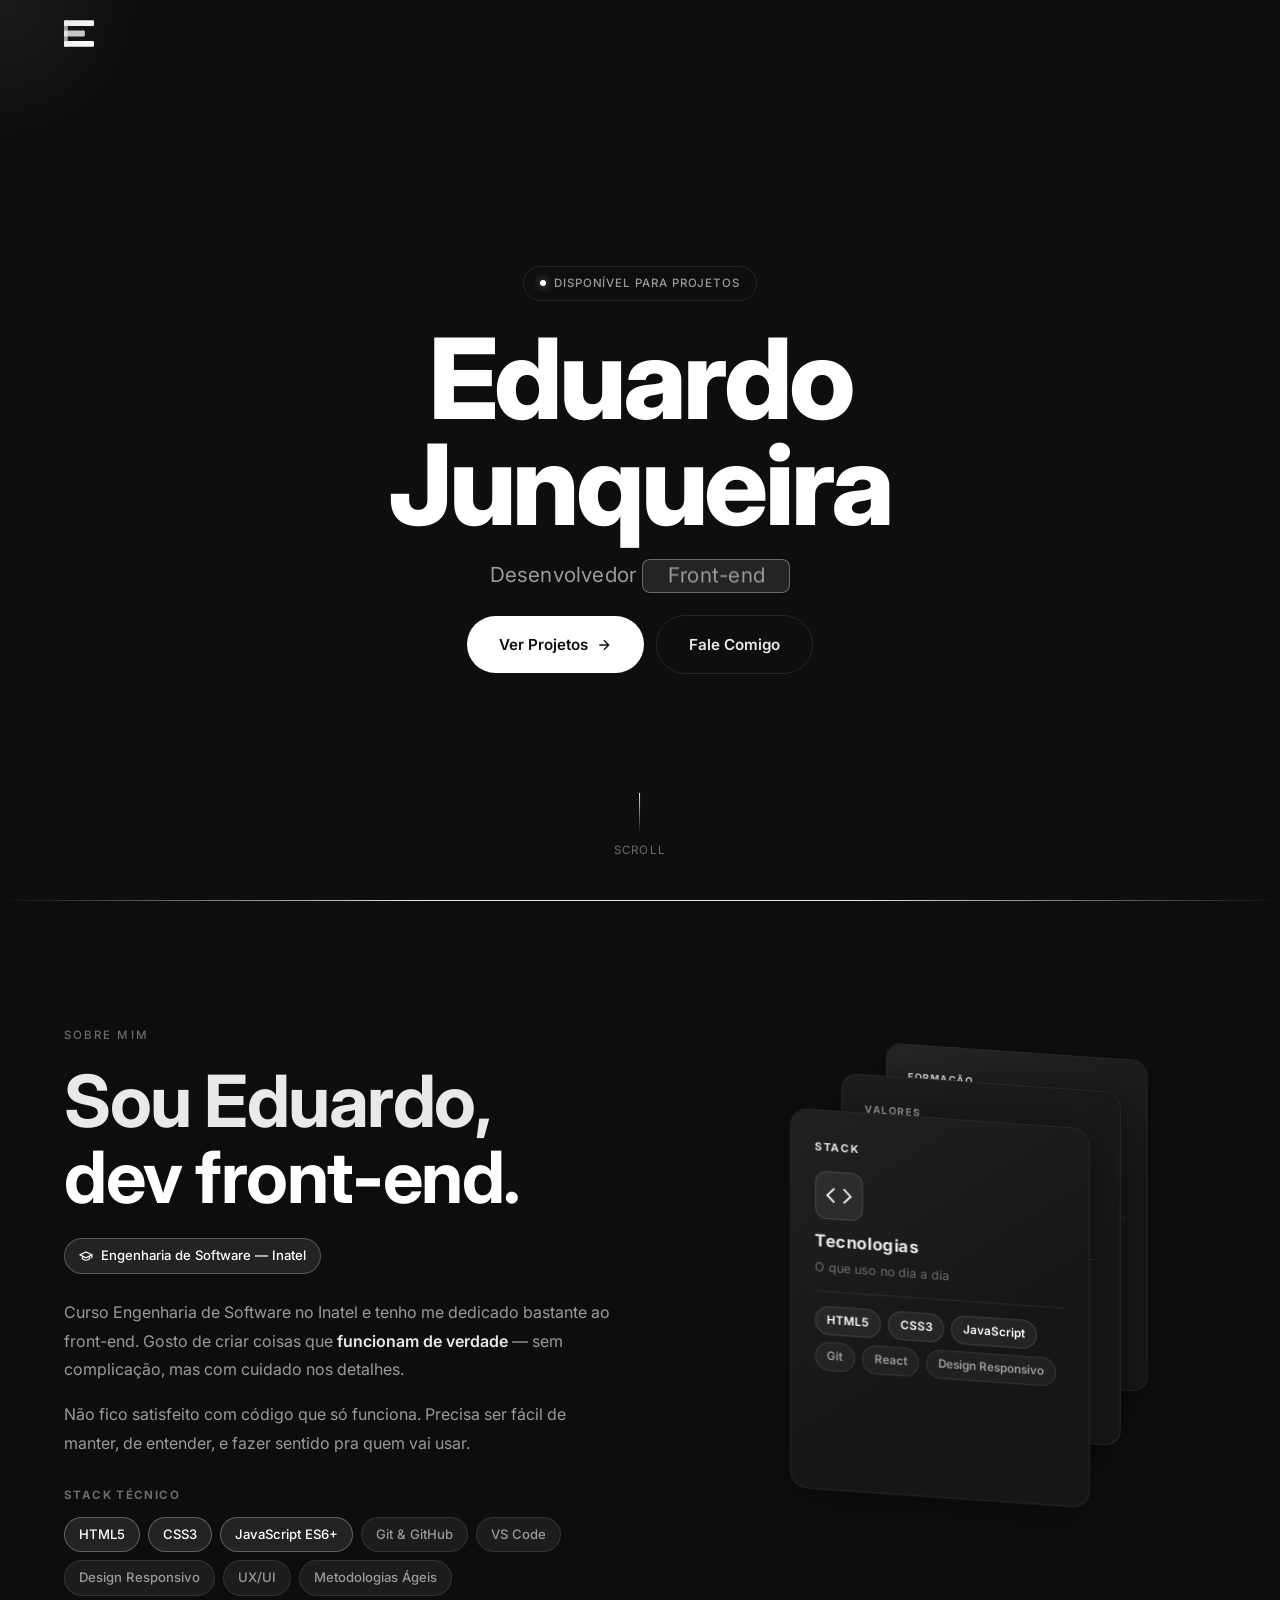
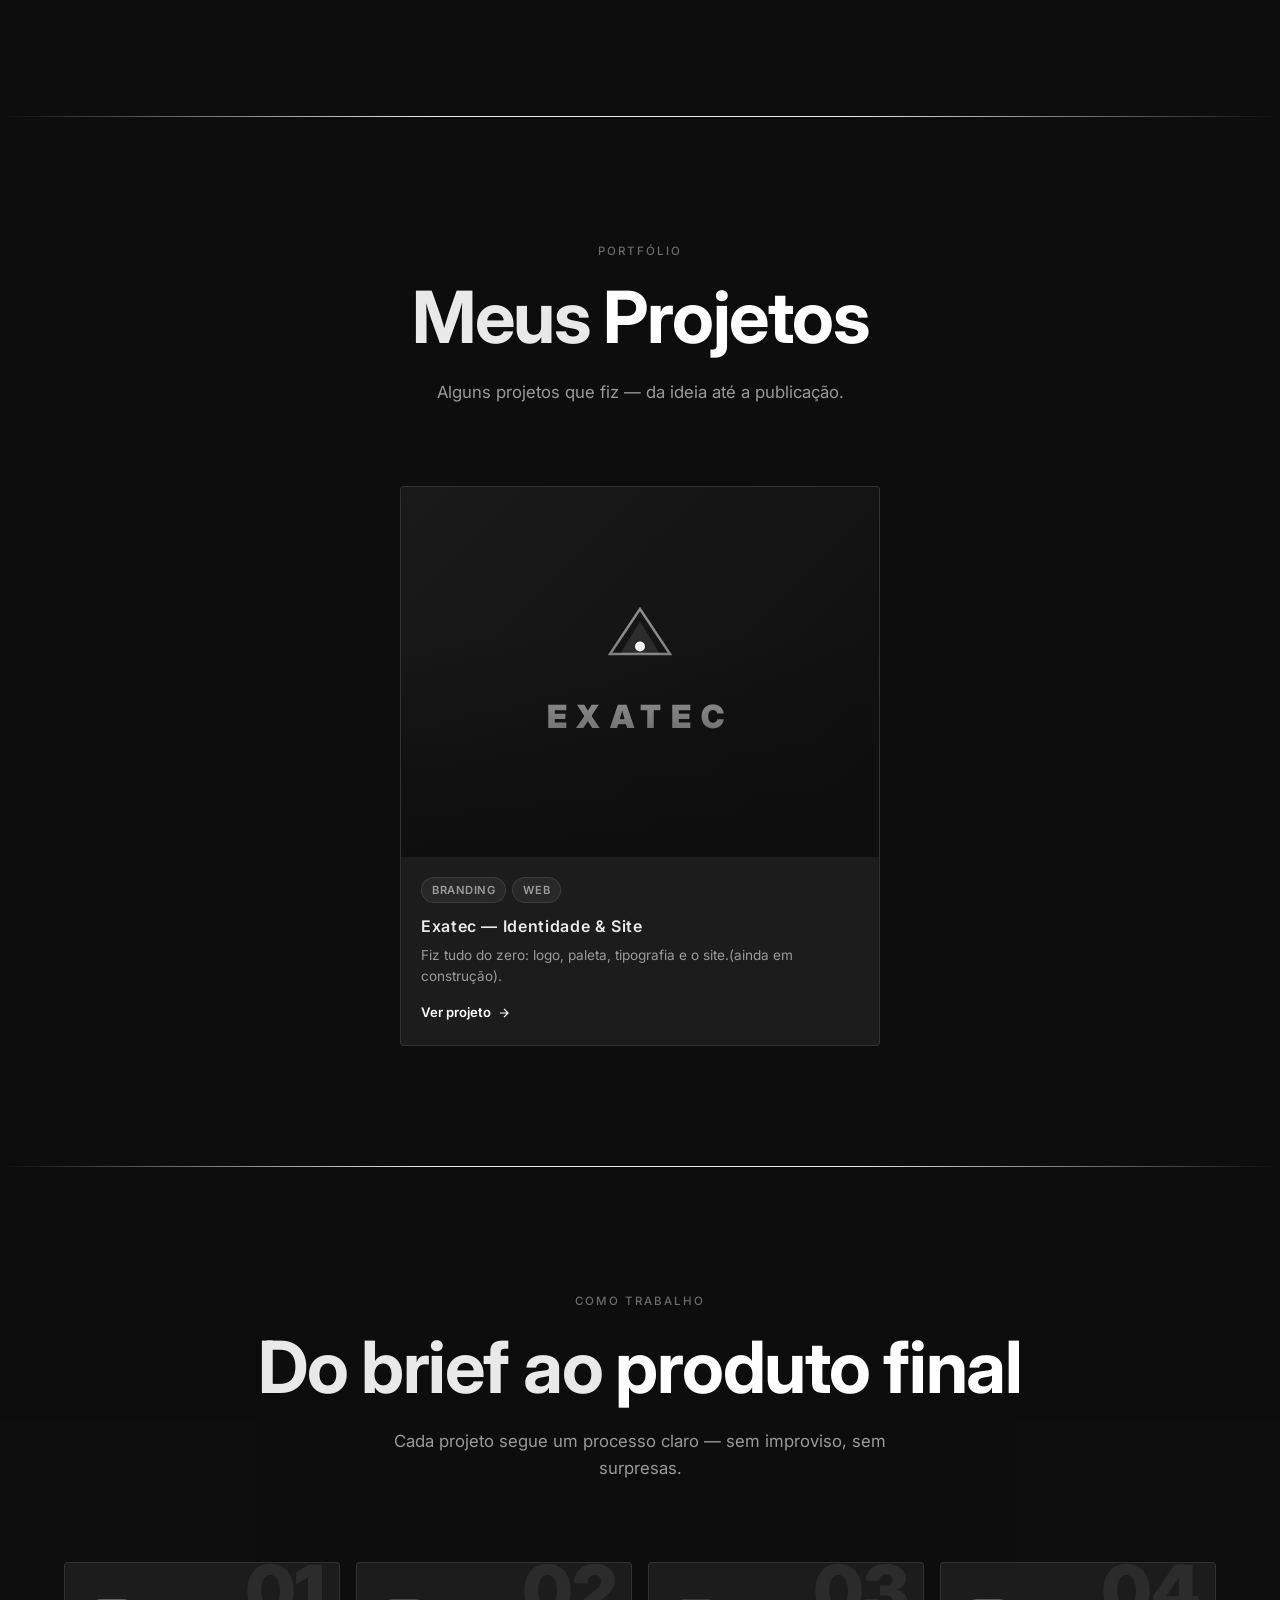
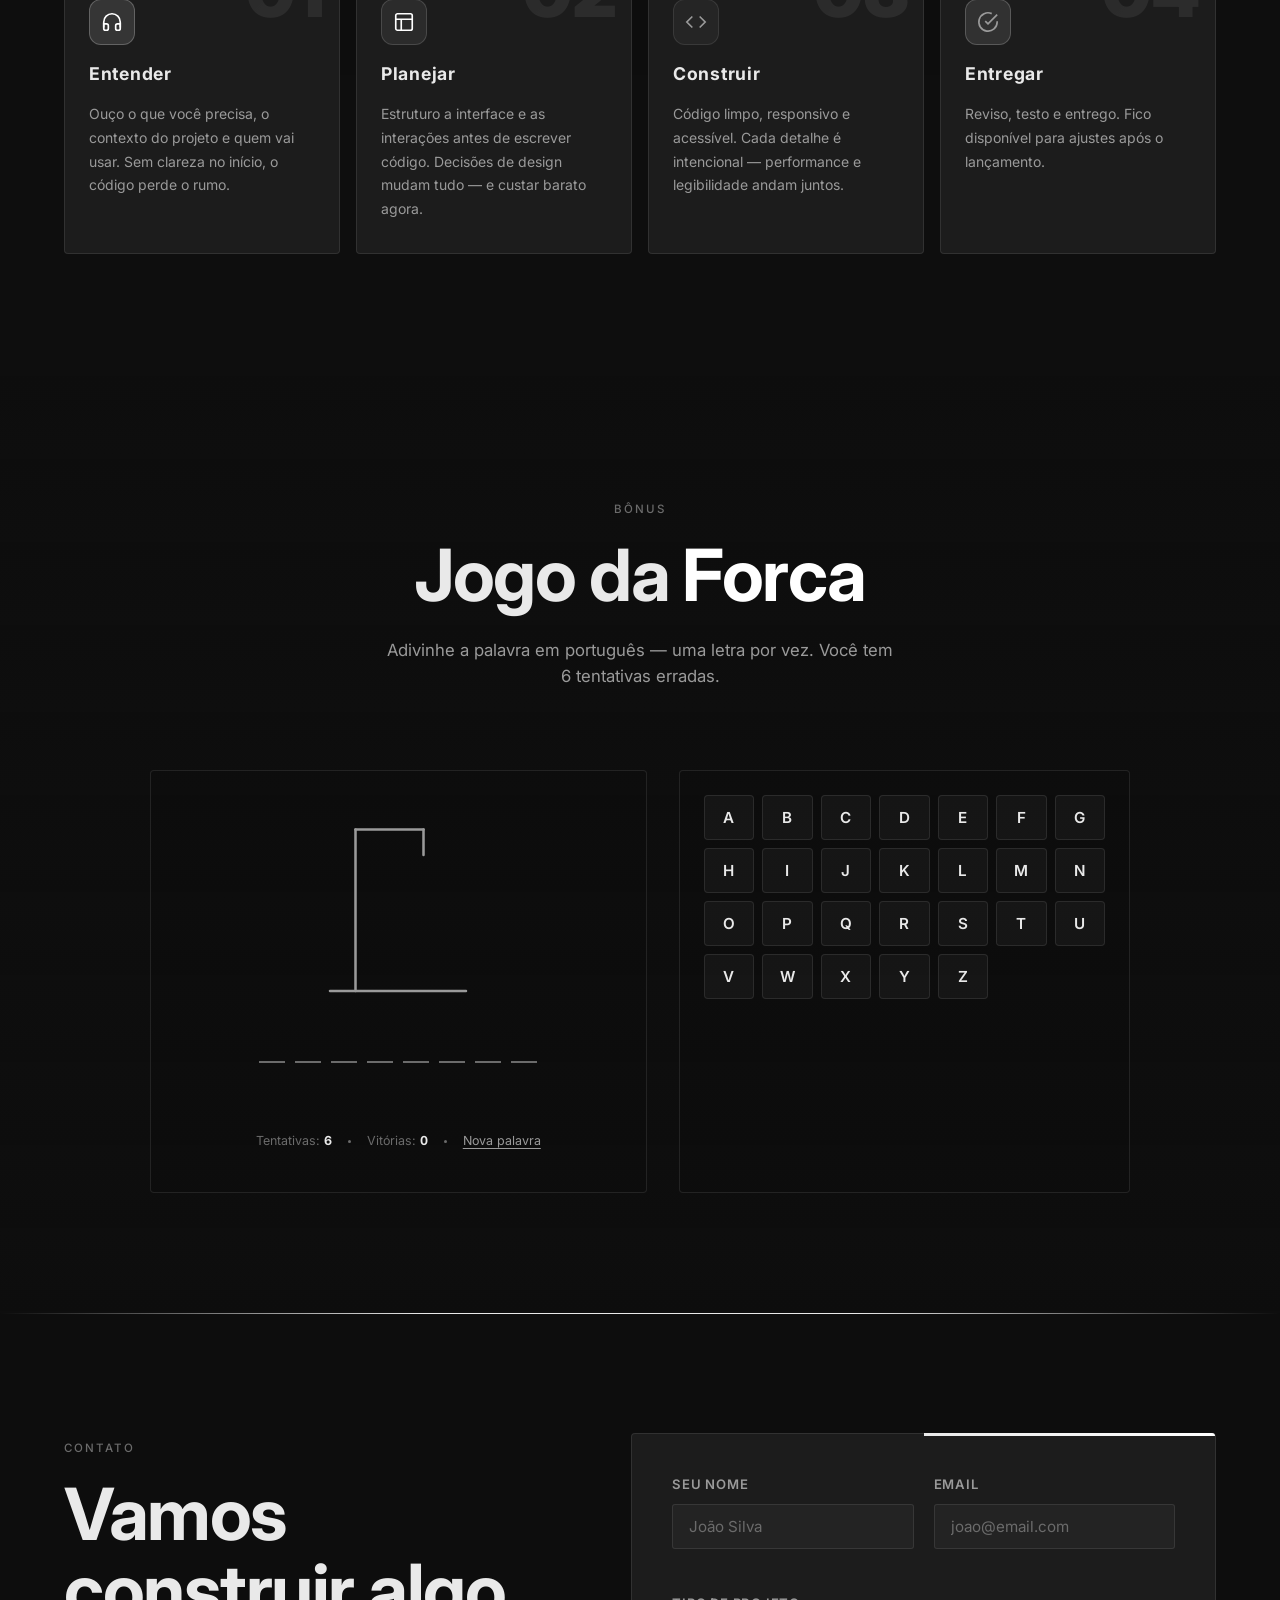
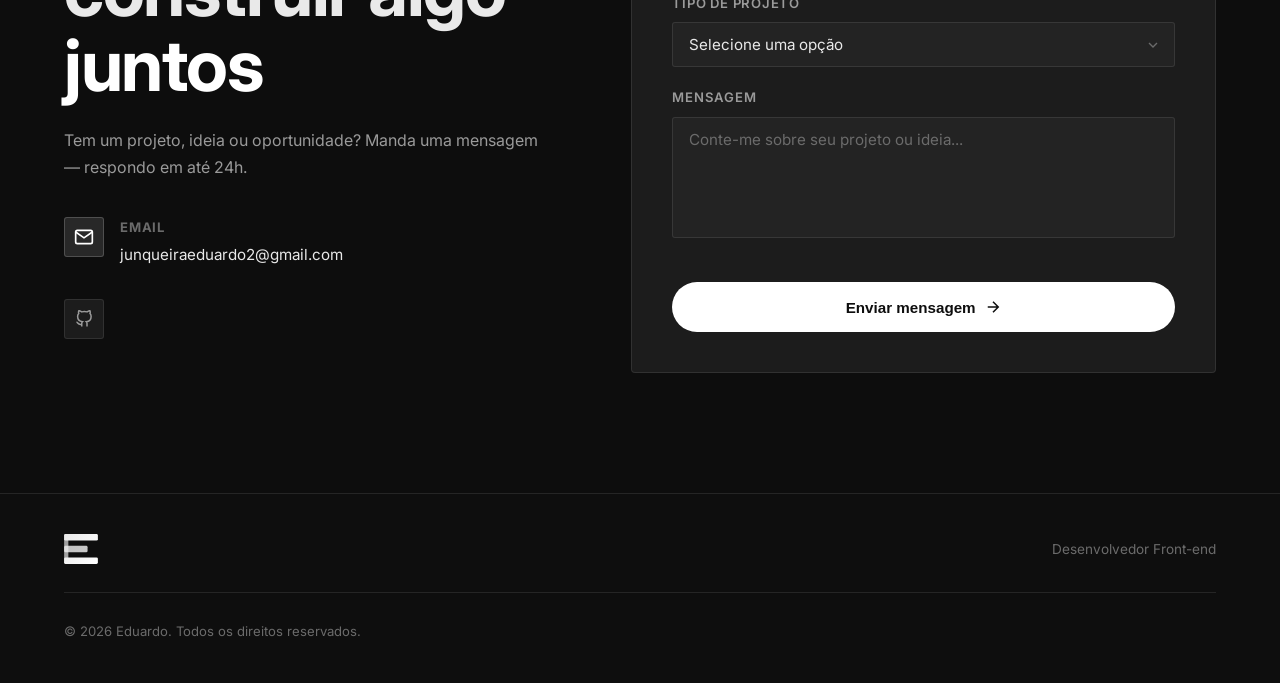
<file: index.html>
<!DOCTYPE html>
<html lang="pt-BR">
<head>
  <meta charset="UTF-8" />
  <meta name="viewport" content="width=device-width, initial-scale=1.0" />
  <title>Eduardo — Desenvolvedor Front-end</title>
  <link rel="preconnect" href="https://fonts.googleapis.com" />
  <link rel="preconnect" href="https://fonts.gstatic.com" crossorigin />
  <link href="https://fonts.googleapis.com/css2?family=Inter:wght@400;500;600;700;800;900&display=swap" rel="stylesheet" />
  <link rel="stylesheet" href="styles.css" />
</head>
<body>

  <!-- ═══════════════════════════ NAV ═══════════════════════════ -->
  <nav class="nav" id="nav">
    <div class="nav__container">
      <a href="#" class="nav__logo" aria-label="Eduardo Junqueira">
        <svg class="nav__logo-svg" width="30" height="27" viewBox="0 0 72 64" fill="none" xmlns="http://www.w3.org/2000/svg" aria-hidden="true">
          <defs>
            <linearGradient id="nlg" x1="0" y1="0" x2="72" y2="64" gradientUnits="userSpaceOnUse">
              <stop stop-color="#E9E9E9"/><stop offset="1" stop-color="#FFFFFF"/>
            </linearGradient>
          </defs>
          <rect x="0" y="0"  width="9"  height="64" rx="3" fill="url(#nlg)" opacity="0.65"/>
          <rect x="0" y="0"  width="72" height="14" rx="3" fill="url(#nlg)"/>
          <rect x="0" y="25" width="50" height="14" rx="3" fill="url(#nlg)" opacity="0.8"/>
          <rect x="0" y="50" width="72" height="14" rx="3" fill="url(#nlg)"/>
        </svg>
      </a>
      <ul class="nav__links">
        <li><a href="#about" class="nav__link">Sobre</a></li>
        <li><a href="#projects" class="nav__link">Projetos</a></li>
        <li><a href="#process" class="nav__link">Processo</a></li>
        <li><a href="#game" class="nav__link">Bônus</a></li>
        <li><a href="#contact" class="nav__cta">Fale Comigo</a></li>
      </ul>
      <button class="nav__burger" id="burger" aria-label="Menu">
        <span></span><span></span><span></span>
      </button>
    </div>
  </nav>

  <!-- mobile menu -->
  <div class="mobile-menu" id="mobileMenu">
    <ul>
      <li><a href="#about"    class="nav__link mobile-link">Sobre</a></li>
      <li><a href="#projects" class="nav__link mobile-link">Projetos</a></li>
      <li><a href="#process"  class="nav__link mobile-link">Processo</a></li>
      <li><a href="#game"     class="nav__link mobile-link">Bônus</a></li>
      <li><a href="#contact"  class="nav__link mobile-link">Contato</a></li>
    </ul>
  </div>

  <!-- ═══════════════════════════ HERO ═══════════════════════════ -->
  <section class="hero" id="hero">

    <div class="hero__bg"></div>

    <div class="hero__content">
      <div class="hero__info">
        <div class="hero__badge reveal">
          <span class="hero__badge-dot"></span>
          Disponível para projetos
        </div>
        <h1 class="hero__name reveal">Eduardo Junqueira</h1>
        <p class="hero__role reveal">Desenvolvedor <span class="rt-pill" id="rotatingText" aria-live="polite" aria-atomic="true"></span></p>
        <div class="hero__actions reveal">
          <a href="#projects" class="btn btn--primary">
            Ver Projetos
            <svg width="16" height="16" viewBox="0 0 24 24" fill="none" stroke="currentColor" stroke-width="2"><path d="M5 12h14M12 5l7 7-7 7"/></svg>
          </a>
          <a href="#contact" class="btn btn--ghost">Fale Comigo</a>
        </div>
      </div>
    </div>

    <div class="hero__scroll">
      <div class="hero__scroll-line"></div>
      <span>Scroll</span>
    </div>
  </section>

  <!-- ══════════════════════════ SOBRE ══════════════════════════ -->
  <section class="about" id="about">
    <div class="container">
      <div class="about__grid">

        <div class="about__left reveal">
          <p class="section-label">Sobre Mim</p>
          <h2 class="section-title scroll-float">Sou Eduardo,<br /><span class="gradient-text">dev front-end.</span></h2>

          <div class="about__badge">
            <svg width="14" height="14" viewBox="0 0 24 24" fill="none" stroke="currentColor" stroke-width="2"><path d="M22 10v6M2 10l10-5 10 5-10 5z"/><path d="M6 12v5c3 3 9 3 12 0v-5"/></svg>
            Engenharia de Software — Inatel
          </div>

          <p class="about__bio">
            Curso Engenharia de Software no Inatel e tenho me dedicado bastante ao front-end.
            Gosto de criar coisas que <strong>funcionam de verdade</strong> — sem complicação, mas com cuidado nos detalhes.
          </p>
          <p class="about__bio">
            Não fico satisfeito com código que só funciona. Precisa ser fácil de manter, de entender,
            e fazer sentido pra quem vai usar.
          </p>

          <p class="skills__label">Stack técnico</p>
          <div class="skills__chips">
            <span class="skill-chip skill-chip--primary">HTML5</span>
            <span class="skill-chip skill-chip--primary">CSS3</span>
            <span class="skill-chip skill-chip--primary">JavaScript ES6+</span>
            <span class="skill-chip">Git &amp; GitHub</span>
            <span class="skill-chip">VS Code</span>
            <span class="skill-chip">Design Responsivo</span>
            <span class="skill-chip">UX/UI</span>
            <span class="skill-chip">Metodologias Ágeis</span>
          </div>
        </div>

        <!-- Card Swap -->
        <div class="about__right reveal">
          <div class="cs-stage">
            <div id="cardSwap" class="cs-container">

              <!-- Card 1 — Formação -->
              <div class="cs-card cs-card--1">
                <div class="cs-card__tag">Formação</div>
                <div class="cs-card__icon">
                  <svg width="28" height="28" viewBox="0 0 24 24" fill="none" stroke="currentColor" stroke-width="1.5"><path d="M22 10v6M2 10l10-5 10 5-10 5z"/><path d="M6 12v5c3 3 9 3 12 0v-5"/></svg>
                </div>
                <h3 class="cs-card__title">Engenharia de Software</h3>
                <p class="cs-card__sub">Instituto Nacional de Telecomunicações</p>
                <div class="cs-card__divider"></div>
                <p class="cs-card__body">Formação sólida em fundamentos de computação, arquitetura de sistemas e práticas de desenvolvimento moderno.</p>
                <div class="cs-card__footer">
                  <span class="cs-badge">Inatel · SRS-MG</span>
                </div>
              </div>

              <!-- Card 2 — Stack -->
              <div class="cs-card cs-card--2">
                <div class="cs-card__tag">Stack</div>
                <div class="cs-card__icon cs-card__icon--teal">
                  <svg width="28" height="28" viewBox="0 0 24 24" fill="none" stroke="currentColor" stroke-width="1.5"><polyline points="16 18 22 12 16 6"/><polyline points="8 6 2 12 8 18"/></svg>
                </div>
                <h3 class="cs-card__title">Tecnologias</h3>
                <p class="cs-card__sub">O que uso no dia a dia</p>
                <div class="cs-card__divider"></div>
                <div class="cs-chips">
                  <span class="cs-chip cs-chip--hot">HTML5</span>
                  <span class="cs-chip cs-chip--hot">CSS3</span>
                  <span class="cs-chip cs-chip--hot">JavaScript</span>
                  <span class="cs-chip">Git</span>
                  <span class="cs-chip">React</span>
                  <span class="cs-chip">Design Responsivo</span>
                </div>
              </div>

              <!-- Card 3 — Princípios -->
              <div class="cs-card cs-card--3">
                <div class="cs-card__tag">Valores</div>
                <div class="cs-card__icon cs-card__icon--purple">
                  <svg width="28" height="28" viewBox="0 0 24 24" fill="none" stroke="currentColor" stroke-width="1.5"><path d="M12 22s8-4 8-10V5l-8-3-8 3v7c0 6 8 10 8 10z"/></svg>
                </div>
                <h3 class="cs-card__title">Código com propósito</h3>
                <p class="cs-card__sub">Como eu penso ao desenvolver</p>
                <div class="cs-card__divider"></div>
                <ul class="cs-list">
                  <li>Legibilidade antes de esperteza</li>
                  <li>UI que respeita o usuário</li>
                  <li>Performance como funcionalidade</li>
                  <li>Detalhe faz a diferença</li>
                </ul>
              </div>

            </div>
          </div>
        </div>

      </div>
    </div>
  </section>

  <!-- ══════════════════════════ PROJECTS ══════════════════════════ -->
  <section class="projects" id="projects">
    <div class="container">
      <div class="section-header reveal">
        <p class="section-label">Portfólio</p>
        <h2 class="section-title scroll-float">Meus <span class="gradient-text">Projetos</span></h2>
        <p class="section-desc">Alguns projetos que fiz — da ideia até a publicação.</p>
      </div>

      <div class="projects__grid projects__grid--single" id="projectsGrid">

        <!-- Card — Exatec (branding) -->
        <article class="project-card project-card--featured project-card--glare reveal" data-category="branding"
          style="--gh-angle:-30deg;--gh-duration:800ms;--gh-size:300%;--gh-rgba:rgba(255,200,235,0.22)">
          <div class="project-card__visual project-card__visual--2">
            <div class="brand-circle">
              <svg width="80" height="80" viewBox="0 0 64 64">
                <polygon points="32,8 56,44 8,44" fill="none" stroke="rgba(255,255,255,0.5)" stroke-width="2"/>
                <polygon points="32,18 48,44 16,44" fill="rgba(255,255,255,0.1)"/>
                <circle cx="32" cy="38" r="4" fill="white"/>
              </svg>
              <p class="brand-name">EXATEC</p>
            </div>
          </div>
          <div class="project-card__body">
            <div class="project-card__tags">
              <span class="tag tag--brand">Branding</span>
              <span class="tag tag--web">Web</span>
            </div>
            <h3 class="project-card__title">Exatec — Identidade & Site</h3>
            <p class="project-card__desc">Fiz tudo do zero: logo, paleta, tipografia e o site.(ainda em construção).</p>
            <a href="https://exatec-8f347.web.app/" target="_blank" rel="noopener noreferrer" class="project-card__link">
              Ver projeto
              <svg width="14" height="14" viewBox="0 0 24 24" fill="none" stroke="currentColor" stroke-width="2"><path d="M5 12h14M12 5l7 7-7 7"/></svg>
            </a>
          </div>
        </article>

      </div>
    </div>
  </section>

  <!-- ══════════════════════════ PROCESSO ══════════════════════════ -->
  <section class="process" id="process">
    <div class="container">
      <div class="section-header reveal">
        <p class="section-label">Como trabalho</p>
        <h2 class="section-title scroll-float">Do brief ao <span class="gradient-text">produto final</span></h2>
        <p class="section-desc">Cada projeto segue um processo claro — sem improviso, sem surpresas.</p>
      </div>

      <div class="process__grid">

        <div class="process__card reveal">
          <span class="process__bg-num">01</span>
          <div class="process__icon">
            <svg width="22" height="22" viewBox="0 0 24 24" fill="none" stroke="currentColor" stroke-width="1.8">
              <path d="M3 18v-6a9 9 0 0 1 18 0v6"/>
              <path d="M21 19a2 2 0 0 1-2 2h-1a2 2 0 0 1-2-2v-3a2 2 0 0 1 2-2h3zM3 19a2 2 0 0 0 2 2h1a2 2 0 0 0 2-2v-3a2 2 0 0 0-2-2H3z"/>
            </svg>
          </div>
          <h3 class="process__title">Entender</h3>
          <p class="process__desc">Ouço o que você precisa, o contexto do projeto e quem vai usar. Sem clareza no início, o código perde o rumo.</p>
        </div>

        <div class="process__card reveal">
          <span class="process__bg-num">02</span>
          <div class="process__icon process__icon--teal">
            <svg width="22" height="22" viewBox="0 0 24 24" fill="none" stroke="currentColor" stroke-width="1.8">
              <rect x="3" y="3" width="18" height="18" rx="2"/>
              <path d="M3 9h18M9 21V9"/>
            </svg>
          </div>
          <h3 class="process__title">Planejar</h3>
          <p class="process__desc">Estruturo a interface e as interações antes de escrever código. Decisões de design mudam tudo — e custar barato agora.</p>
        </div>

        <div class="process__card reveal">
          <span class="process__bg-num">03</span>
          <div class="process__icon process__icon--purple">
            <svg width="22" height="22" viewBox="0 0 24 24" fill="none" stroke="currentColor" stroke-width="1.8">
              <polyline points="16 18 22 12 16 6"/>
              <polyline points="8 6 2 12 8 18"/>
            </svg>
          </div>
          <h3 class="process__title">Construir</h3>
          <p class="process__desc">Código limpo, responsivo e acessível. Cada detalhe é intencional — performance e legibilidade andam juntos.</p>
        </div>

        <div class="process__card reveal">
          <span class="process__bg-num">04</span>
          <div class="process__icon process__icon--green">
            <svg width="22" height="22" viewBox="0 0 24 24" fill="none" stroke="currentColor" stroke-width="1.8">
              <path d="M22 11.08V12a10 10 0 1 1-5.93-9.14"/>
              <polyline points="22 4 12 14.01 9 11.01"/>
            </svg>
          </div>
          <h3 class="process__title">Entregar</h3>
          <p class="process__desc">Reviso, testo e entrego. Fico disponível para ajustes após o lançamento.</p>
        </div>

      </div>
    </div>
  </section>

  <!-- ══════════════════════════ BÔNUS — CLICKER GAME ══════════════════════════ -->
  <section class="game" id="game">
    <div class="container">
      <div class="section-header reveal">
        <p class="section-label">Bônus</p>
        <h2 class="section-title scroll-float">Jogo da <span class="gradient-text">Forca</span></h2>
        <p class="section-desc">Adivinhe a palavra em português — uma letra por vez. Você tem 6 tentativas erradas.</p>
      </div>

      <div class="game__layout reveal">

        <!-- ── Painel principal ── -->
        <div class="game__main">
          <div class="hangman" id="hangmanWrap" data-wrong="0">
            <svg viewBox="0 0 200 220" width="170" height="190" aria-hidden="true">
              <line class="hangman__base" x1="20"  y1="210" x2="180" y2="210"/>
              <line class="hangman__pole" x1="50"  y1="210" x2="50"  y2="20"/>
              <line class="hangman__top"  x1="50"  y1="20"  x2="130" y2="20"/>
              <line class="hangman__rope" x1="130" y1="20"  x2="130" y2="50"/>
              <circle class="hangman__part" data-part="head"  cx="130" cy="65" r="15"/>
              <line   class="hangman__part" data-part="body"  x1="130" y1="80"  x2="130" y2="140"/>
              <line   class="hangman__part" data-part="arm-l" x1="130" y1="100" x2="105" y2="120"/>
              <line   class="hangman__part" data-part="arm-r" x1="130" y1="100" x2="155" y2="120"/>
              <line   class="hangman__part" data-part="leg-l" x1="130" y1="140" x2="110" y2="170"/>
              <line   class="hangman__part" data-part="leg-r" x1="130" y1="140" x2="150" y2="170"/>
            </svg>
          </div>

          <div class="hangman__word" id="wordDisplay" aria-live="polite"></div>

          <div class="hangman__feedback" id="gameFeedback" aria-live="polite"></div>

          <div class="hangman__meta">
            <span>Tentativas: <strong id="livesLeft">6</strong></span>
            <span class="game__meta-dot"></span>
            <span>Vitórias: <strong id="winsCount">0</strong></span>
            <span class="game__meta-dot"></span>
            <button class="game__reset" id="newWordBtn" type="button">Nova palavra</button>
          </div>
        </div>

        <!-- ── Teclado virtual ── -->
        <div class="hangman__keyboard" id="keyboard" role="group" aria-label="Teclado para palpites"></div>

      </div>
    </div>
  </section>

  <!-- ══════════════════════════ CONTACT ══════════════════════════ -->
  <section class="contact" id="contact">
    <div class="container">
      <div class="contact__grid">

        <div class="contact__info reveal">
          <p class="section-label">Contato</p>
          <h2 class="section-title scroll-float">Vamos construir algo <span class="gradient-text">juntos</span></h2>
          <p class="contact__desc">Tem um projeto, ideia ou oportunidade? Manda uma mensagem — respondo em até 24h.</p>

          <div class="contact__items">
            <div class="contact__item">
              <div class="contact__item-icon">
                <svg width="20" height="20" viewBox="0 0 24 24" fill="none" stroke="currentColor" stroke-width="2"><path d="M4 4h16c1.1 0 2 .9 2 2v12c0 1.1-.9 2-2 2H4c-1.1 0-2-.9-2-2V6c0-1.1.9-2 2-2z"/><polyline points="22,6 12,13 2,6"/></svg>
              </div>
              <div>
                <strong>Email</strong>
                <a href="mailto:junqueiraeduardo2@gmail.com" class="contact__email-link">junqueiraeduardo2@gmail.com</a>
              </div>
            </div>
          </div>

          <div class="contact__socials">
            <a href="https://github.com/junqueiraeduardo-dev" target="_blank" rel="noopener noreferrer" class="social-btn" aria-label="GitHub">
              <svg width="18" height="18" viewBox="0 0 24 24" fill="none" stroke="currentColor" stroke-width="2"><path d="M9 19c-5 1.5-5-2.5-7-3m14 6v-3.87a3.37 3.37 0 00-.94-2.61c3.14-.35 6.44-1.54 6.44-7A5.44 5.44 0 0020 4.77 5.07 5.07 0 0019.91 1S18.73.65 16 2.48a13.38 13.38 0 00-7 0C6.27.65 5.09 1 5.09 1A5.07 5.07 0 005 4.77a5.44 5.44 0 00-1.5 3.78c0 5.42 3.3 6.61 6.44 7A3.37 3.37 0 009 18.13V22"/></svg>
            </a>
          </div>
        </div>

        <div class="contact__form-wrapper reveal">
          <form class="contact__form" id="contactForm" novalidate>
            <input type="hidden" name="access_key" value="68b21db2-ce67-496d-9b98-85abd03b7bd9" />
            <input type="hidden" name="subject" value="Nova mensagem do portfólio — Eduardo" />
            <input type="hidden" name="from_name" value="Portfolio Eduardo" />
            <input type="checkbox" name="botcheck" style="display:none" tabindex="-1" autocomplete="off" />
            <div class="form__row">
              <div class="form__group">
                <label for="name">Seu nome</label>
                <input type="text" id="name" name="name" placeholder="João Silva" required />
                <span class="form__error" id="nameError"></span>
              </div>
              <div class="form__group">
                <label for="email">Email</label>
                <input type="email" id="email" name="email" placeholder="joao@email.com" required />
                <span class="form__error" id="emailError"></span>
              </div>
            </div>
            <div class="form__group">
              <label for="service">Tipo de projeto</label>
              <div class="form__select-wrapper">
                <select id="service" name="service">
                  <option value="">Selecione uma opção</option>
                  <option value="landing">Landing Page</option>
                  <option value="site">Site Institucional</option>
                  <option value="webapp">Web App / Dashboard</option>
                  <option value="ui">UI/UX Design</option>
                  <option value="other">Outro</option>
                </select>
                <svg width="16" height="16" viewBox="0 0 24 24" fill="none" stroke="currentColor" stroke-width="2"><polyline points="6 9 12 15 18 9"/></svg>
              </div>
            </div>
            <div class="form__group">
              <label for="message">Mensagem</label>
              <textarea id="message" name="message" rows="5" placeholder="Conte-me sobre seu projeto ou ideia..." required></textarea>
              <span class="form__error" id="messageError"></span>
            </div>
            <button type="submit" class="btn btn--primary btn--full" id="submitBtn">
              <span id="submitText">Enviar mensagem</span>
              <svg width="18" height="18" viewBox="0 0 24 24" fill="none" stroke="currentColor" stroke-width="2"><path d="M5 12h14M12 5l7 7-7 7"/></svg>
            </button>

            <div class="form__success" id="formSuccess">
              <svg width="40" height="40" viewBox="0 0 24 24" fill="none" stroke="currentColor" stroke-width="2"><path d="M22 11.08V12a10 10 0 11-5.93-9.14"/><polyline points="22 4 12 14.01 9 11.01"/></svg>
              <h3>Mensagem enviada!</h3>
              <p>Entrarei em contato em breve.</p>
            </div>
          </form>
        </div>

      </div>
    </div>
  </section>

  <!-- ═══════════════════════════ FOOTER ═══════════════════════════ -->
  <footer class="footer">
    <div class="container">
      <div class="footer__top">
        <a href="#" class="nav__logo footer__logo" aria-label="Eduardo Junqueira">
          <svg class="nav__logo-svg" width="34" height="30" viewBox="0 0 72 64" fill="none" xmlns="http://www.w3.org/2000/svg" aria-hidden="true">
            <defs>
              <linearGradient id="flg" x1="0" y1="0" x2="72" y2="64" gradientUnits="userSpaceOnUse">
                <stop stop-color="#E9E9E9"/><stop offset="1" stop-color="#FFFFFF"/>
              </linearGradient>
            </defs>
            <rect x="0" y="0"  width="9"  height="64" rx="3" fill="url(#flg)" opacity="0.65"/>
            <rect x="0" y="0"  width="72" height="14" rx="3" fill="url(#flg)"/>
            <rect x="0" y="25" width="50" height="14" rx="3" fill="url(#flg)" opacity="0.8"/>
            <rect x="0" y="50" width="72" height="14" rx="3" fill="url(#flg)"/>
          </svg>
        </a>
        <p class="footer__tagline">Desenvolvedor Front-end</p>
      </div>
      <div class="footer__bottom">
        <span>© 2026 Eduardo. Todos os direitos reservados.</span>
      </div>
    </div>
  </footer>

  <!-- ═══════════════════ SIDE NAV ═══════════════════ -->
  <div class="sn-overlay" id="snOverlay" aria-hidden="true">
    <div class="sn-bg" id="snBg"></div>
    <nav class="sn-panel" aria-label="Navegação principal">
      <a href="#about"    class="sn-item" style="--i:0"><span class="sn-num">01</span><span class="sn-text">Sobre</span></a>
      <a href="#projects" class="sn-item" style="--i:1"><span class="sn-num">02</span><span class="sn-text">Projetos</span></a>
      <a href="#process"  class="sn-item" style="--i:2"><span class="sn-num">03</span><span class="sn-text">Processo</span></a>
      <a href="#contact"  class="sn-item" style="--i:3"><span class="sn-num">04</span><span class="sn-text">Contato</span></a>
    </nav>
  </div>

  <button class="sn-trigger" id="snTrigger" aria-expanded="false" aria-label="Menu">
    <span class="sn-bar"></span>
    <span class="sn-bar"></span>
    <span class="sn-bar"></span>
  </button>

  <!-- ═══════════════════ BACK TO TOP ═══════════════════ -->
  <button class="btt" id="bttBtn" aria-label="Voltar ao topo">
    <div class="text">
      <span>Back</span>
      <span>to</span>
      <span>top</span>
    </div>
    <div class="clone">
      <span>Back</span>
      <span>to</span>
      <span>top</span>
    </div>
    <svg stroke-width="2" stroke="currentColor" viewBox="0 0 24 24" fill="none"
         xmlns="http://www.w3.org/2000/svg" width="20px" aria-hidden="true">
      <path d="M14 5l7 7m0 0l-7 7m7-7H3" stroke-linejoin="round" stroke-linecap="round"/>
    </svg>
  </button>

  <script src="https://cdnjs.cloudflare.com/ajax/libs/gsap/3.12.5/gsap.min.js"></script>
  <script src="script.js"></script>
</body>
</html>
</file>
<file: styles.css>
/* ════════════════════════════════════════════════════════════════
   EDUARDO JUNQUEIRA — PORTFOLIO
   Design System: Minimal Dark + Big Typography + Monochrome
   ════════════════════════════════════════════════════════════════ */

/* ── Custom Properties ── */
:root {
  --clr-bg:          #0E0E0E;
  --clr-surface:     #161616;
  --clr-surface-2:   #1c1c1c;
  --clr-border:      rgba(233,233,233,0.10);
  --clr-border-glow: rgba(233,233,233,0.30);

  --clr-primary:     #E9E9E9;
  --clr-primary-l:   #FFFFFF;
  --clr-accent:      #E9E9E9;
  --clr-accent-l:    #FFFFFF;
  --clr-gold:        #E9E9E9;

  --clr-text:        #E9E9E9;
  --clr-text-muted:  #6b6b6b;
  --clr-text-dim:    #9a9a9a;

  --grad-primary:    linear-gradient(135deg, #E9E9E9 0%, #FFFFFF 100%);
  --grad-hero:       radial-gradient(ellipse at 50% 50%, rgba(233,233,233,0.04) 0%, transparent 70%);

  --font-sans:       'Inter', 'Segoe UI', system-ui, -apple-system, sans-serif;
  --font-heading:    'Inter', 'Segoe UI', system-ui, -apple-system, sans-serif;
  --radius:          4px;
  --radius-sm:       3px;
  --radius-full:     9999px;

  --shadow-card:     0 4px 24px rgba(0,0,0,0.6);
  --shadow-glow:     0 0 40px rgba(233,233,233,0.10);
  --shadow-glow-accent: 0 0 40px rgba(233,233,233,0.08);

  --transition:      0.4s cubic-bezier(0.65, 0, 0.35, 1);
  --transition-fast: 0.25s cubic-bezier(0.65, 0, 0.35, 1);
}


/* ── Reset & Base ── */
*, *::before, *::after { box-sizing: border-box; margin: 0; padding: 0; }

html {
  scroll-behavior: smooth;
  overflow-x: hidden;
  background: var(--clr-bg); /* fallback if canvas not loaded */
}

body {
  font-family: var(--font-sans);
  background: transparent;
  color: var(--clr-text);
  line-height: 1.65;
  overflow-x: hidden;
  max-width: 100vw;
}


img { display: block; max-width: 100%; }
a { text-decoration: none; color: inherit; }
ul { list-style: none; }

.container {
  width: 100%;
  max-width: 1200px;
  margin: 0 auto;
  padding: 0 24px;
}

/* ── Scrollbar ── */
::-webkit-scrollbar { width: 6px; }
::-webkit-scrollbar-track { background: var(--clr-bg); }
::-webkit-scrollbar-thumb { background: var(--clr-primary); border-radius: var(--radius-full); }

/* ── Gradient Text ── */
.gradient-text {
  background: var(--grad-primary);
  -webkit-background-clip: text;
  -webkit-text-fill-color: transparent;
  background-clip: text;
}

/* ── Section Shared ── */
.section-label {
  display: inline-block;
  font-size: 0.72rem;
  font-weight: 500;
  letter-spacing: 0.18em;
  text-transform: uppercase;
  color: var(--clr-text-muted);
  -webkit-text-fill-color: currentColor;
  margin-bottom: 18px;
}

.section-title {
  font-family: var(--font-heading);
  font-size: clamp(2.4rem, 6vw, 4.5rem);
  font-weight: 700;
  line-height: 1.05;
  letter-spacing: -0.02em;
  margin-bottom: 24px;
}

.section-desc {
  font-size: 1.05rem;
  color: var(--clr-text-dim);
  max-width: 520px;
  line-height: 1.6;
}

.section-header {
  text-align: center;
  margin-bottom: 80px;
}

.section-header .section-desc { margin: 0 auto; }

/* Override gradient-text helper — solid white in monochrome system */
.gradient-text {
  background: none;
  -webkit-background-clip: initial;
  -webkit-text-fill-color: currentColor;
  background-clip: initial;
  color: var(--clr-primary-l);
}

/* ══════════════════════════════════
   NAVIGATION
══════════════════════════════════ */
.nav {
  position: fixed;
  top: 0; left: 0; right: 0;
  z-index: 100;
  transition: background var(--transition), backdrop-filter var(--transition),
              border-color var(--transition), box-shadow var(--transition);
  border-bottom: 1px solid transparent;
}

.nav.scrolled {
  background: rgba(14,14,14,0.85);
  backdrop-filter: blur(20px) saturate(140%);
  border-color: var(--clr-border);
  box-shadow: none;
}

.nav__container {
  max-width: 1200px;
  margin: 0 auto;
  padding: 20px 24px;
  display: flex;
  align-items: center;
  gap: 40px;
}

.nav__logo {
  display: flex;
  align-items: center;
  gap: 10px;
  flex-shrink: 0;
  text-decoration: none;
}

.nav__logo-svg {
  display: block;
  flex-shrink: 0;
  transition: filter var(--transition-fast), transform var(--transition-fast);
}

.nav__logo:hover .nav__logo-svg {
  filter: brightness(1.2);
  transform: scale(1.04);
}

.nav__links {
  display: none;
  align-items: center;
  gap: 8px;
  margin-left: auto;
}

.nav__link {
  padding: 8px 16px;
  border-radius: var(--radius-full);
  font-size: 0.9rem;
  font-weight: 500;
  color: var(--clr-text-dim);
  transition: color var(--transition-fast), background var(--transition-fast);
}

.nav__link:hover { color: var(--clr-text); background: rgba(255,255,255,0.05); }
.nav__link.active { color: var(--clr-text); background: rgba(233,233,233,0.12); }

.nav__cta {
  padding: 9px 22px;
  background: var(--clr-primary-l);
  border-radius: var(--radius-full);
  font-size: 0.85rem;
  font-weight: 600;
  color: var(--clr-bg);
  transition: opacity var(--transition-fast), background var(--transition-fast);
}

.nav__cta:hover {
  opacity: 0.85;
}

.nav__burger {
  display: none !important;
  flex-direction: column;
  gap: 5px;
  padding: 4px;
  background: none;
  border: none;
  cursor: pointer;
  margin-left: auto;
}

.nav__burger span {
  display: block;
  width: 24px; height: 2px;
  background: var(--clr-text);
  border-radius: 2px;
  transition: var(--transition-fast);
}

/* Mobile Menu */
.mobile-menu {
  position: fixed;
  top: 0; left: 0; right: 0; bottom: 0;
  background: rgba(6,6,15,0.97);
  backdrop-filter: blur(20px);
  z-index: 99;
  display: flex;
  align-items: center;
  justify-content: center;
  opacity: 0;
  pointer-events: none;
  transition: opacity var(--transition);
}

.mobile-menu.open { opacity: 1; pointer-events: all; }

.mobile-menu ul {
  display: flex;
  flex-direction: column;
  gap: 32px;
  text-align: center;
}

.mobile-link {
  font-size: 2rem !important;
  font-weight: 700;
  color: var(--clr-text) !important;
  padding: 0 !important;
  background: none !important;
}

/* ══════════════════════════════════
   HERO
══════════════════════════════════ */
.hero {
  position: relative;
  min-height: 100vh;
  display: flex;
  align-items: center;
  justify-content: center;
  overflow: hidden;
}

/* ── Background ── */
.hero__bg {
  position: absolute;
  inset: 0;
  z-index: 0;
  background: linear-gradient(to bottom,
    rgba(14,14,14,0.45) 0%,
    rgba(14,14,14,0.05) 40%,
    rgba(14,14,14,0.05) 60%,
    rgba(14,14,14,0.55) 100%
  );
}

.hero__content {
  position: relative;
  z-index: 2;
  display: flex;
  flex-direction: column;
  align-items: center;
  text-align: center;
  padding: 140px 80px 100px;
  width: 100%;
  max-width: 860px;
}

.hero__info {
  display: flex;
  flex-direction: column;
  align-items: center;
  gap: 20px;
}

/* ── Avatar circle ── */
.hero__avatar-wrap {
  position: relative;
  width: 180px;
  height: 180px;
  margin-bottom: 8px;
}

.hero__avatar {
  width: 100%;
  height: 100%;
  border-radius: 50%;
  object-fit: cover;
  object-position: top center;
  position: relative;
  z-index: 1;
  border: 3px solid rgba(233,233,233,0.5);
}

.hero__avatar-ring {
  position: absolute;
  inset: -6px;
  border-radius: 50%;
  background: radial-gradient(circle at 60% 40%, rgba(233,233,233,0.45), rgba(180,180,180,0.25) 60%, transparent 100%);
  z-index: 0;
}

/* ── Name + role ── */
.hero__name {
  font-family: var(--font-heading);
  font-size: clamp(3rem, 9vw, 7rem);
  font-weight: 800;
  letter-spacing: -0.03em;
  line-height: 0.95;
  color: var(--clr-primary-l);
  -webkit-text-fill-color: currentColor;
  text-align: center;
}

.hero__role {
  font-size: clamp(1.05rem, 1.8vw, 1.3rem);
  color: var(--clr-text-dim);
  font-weight: 400;
  letter-spacing: 0.01em;
  text-align: center;
}

.hero__actions {
  display: flex;
  align-items: center;
  justify-content: center;
  gap: 12px;
}

/* ── Buttons ── */
.btn {
  display: inline-flex;
  align-items: center;
  gap: 8px;
  padding: 14px 28px;
  border-radius: var(--radius-full);
  font-size: 0.95rem;
  font-weight: 600;
  cursor: pointer;
  border: none;
  transition: transform var(--transition-fast), box-shadow var(--transition-fast),
              opacity var(--transition-fast), background var(--transition-fast);
}

.btn--primary {
  background: var(--clr-primary-l);
  color: var(--clr-bg);
  box-shadow: none;
  padding: 16px 32px;
}

.btn--primary:hover {
  background: var(--clr-primary-l);
  transform: none;
  box-shadow: 0 0 0 4px rgba(233,233,233,0.12);
  opacity: 0.92;
}

.btn--ghost {
  background: transparent;
  color: var(--clr-text);
  border: 1px solid var(--clr-border);
  backdrop-filter: none;
  padding: 16px 32px;
}

.btn--ghost:hover {
  background: rgba(233,233,233,0.04);
  border-color: rgba(233,233,233,0.30);
  transform: none;
}

.btn--full { width: 100%; justify-content: center; }


.hero__scroll {
  position: absolute;
  bottom: 40px;
  left: 50%;
  transform: translateX(-50%);
  display: flex;
  flex-direction: column;
  align-items: center;
  gap: 8px;
  color: var(--clr-text-muted);
  font-size: 0.72rem;
  letter-spacing: 0.1em;
  text-transform: uppercase;
  z-index: 2;
  animation: scrollBounce 2.5s ease-in-out infinite;
}

.hero__scroll-line {
  width: 1px;
  height: 40px;
  background: linear-gradient(to bottom, var(--clr-primary), transparent);
}

@keyframes scrollBounce {
  0%, 100% { transform: translateX(-50%) translateY(0); opacity: 0.6; }
  50% { transform: translateX(-50%) translateY(8px); opacity: 1; }
}

/* ── Available badge ── */
.hero__badge {
  display: inline-flex;
  align-items: center;
  gap: 8px;
  background: transparent;
  border: 1px solid var(--clr-border);
  border-radius: var(--radius-full);
  padding: 7px 16px;
  font-size: 0.72rem;
  font-weight: 500;
  color: var(--clr-text-dim);
  letter-spacing: 0.08em;
  text-transform: uppercase;
  margin-bottom: 4px;
}

.hero__badge-dot {
  width: 6px;
  height: 6px;
  border-radius: 50%;
  background: var(--clr-primary-l);
  box-shadow: 0 0 8px rgba(233,233,233,0.6);
  animation: dotPulse 2s ease-in-out infinite;
}

@keyframes dotPulse {
  0%, 100% { opacity: 1; box-shadow: 0 0 8px rgba(233,233,233,0.7); }
  50% { opacity: 0.6; box-shadow: 0 0 16px rgba(233,233,233,0.3); }
}

/* ── Typewriter cursor ── */
.hero__role {
  min-height: 1.8em;
}

.hero__cursor {
  display: inline-block;
  color: var(--clr-primary-l);
  animation: blink 1s step-end infinite;
  margin-left: 1px;
  font-weight: 300;
  opacity: 1;
}

@keyframes blink {
  0%, 100% { opacity: 1; }
  50% { opacity: 0; }
}

/* ══════════════════════════════════
   ABOUT
══════════════════════════════════ */
.about {
  padding: 120px 0;
  background: rgba(14,14,14,0.90);
  position: relative;
}

.about::before {
  content: '';
  position: absolute;
  top: 0; left: 0; right: 0;
  height: 1px;
  background: linear-gradient(90deg, transparent, var(--clr-primary), var(--clr-accent), transparent);
}

.about__grid {
  display: grid;
  grid-template-columns: 1fr 1fr;
  gap: 48px;
  align-items: center;
}

.about__badge {
  display: inline-flex;
  align-items: center;
  gap: 8px;
  background: rgba(233,233,233,0.1);
  border: 1px solid rgba(233,233,233,0.25);
  border-radius: var(--radius-full);
  padding: 6px 14px;
  font-size: 0.82rem;
  font-weight: 500;
  color: var(--clr-primary-l);
  margin-bottom: 24px;
}

.about__bio {
  font-size: 1rem;
  color: var(--clr-text-dim);
  line-height: 1.8;
  margin-bottom: 16px;
}

.about__bio strong { color: var(--clr-text); font-weight: 600; }

.skills__label {
  font-size: 0.72rem;
  font-weight: 700;
  letter-spacing: 0.12em;
  text-transform: uppercase;
  color: var(--clr-text-muted);
  margin: 28px 0 12px;
}

.skills__chips {
  display: flex;
  flex-wrap: wrap;
  gap: 8px;
}

.skill-chip {
  padding: 6px 14px;
  border-radius: var(--radius-full);
  font-size: 0.82rem;
  font-weight: 500;
  background: var(--clr-surface-2);
  border: 1px solid var(--clr-border);
  color: var(--clr-text-dim);
  transition: all var(--transition-fast);
  cursor: default;
}

.skill-chip:hover {
  border-color: rgba(233,233,233,0.4);
  color: var(--clr-primary-l);
  background: rgba(233,233,233,0.08);
}

.skill-chip--primary {
  background: rgba(233,233,233,0.1);
  border-color: rgba(233,233,233,0.3);
  color: var(--clr-primary-l);
}

/* ── About Photo ── */
.about__photo-wrapper {
  position: relative;
  width: 100%;
  max-width: 420px;
  margin: 0 auto;
}

.about__photo {
  width: 100%;
  border-radius: 24px;
  display: block;
  object-fit: cover;
  object-position: center top;
  /* Clip the top-right corner to remove the watermark */
  clip-path: inset(0 16% 0 0 round 24px);
  aspect-ratio: 3 / 4;
  box-shadow: 0 24px 64px rgba(0,0,0,0.5), 0 0 0 1px var(--clr-border);
  transition: transform var(--transition);
}

.about__photo-wrapper:hover .about__photo {
  transform: scale(1.02);
}

.about__photo-glow {
  position: absolute;
  inset: -20px;
  background: radial-gradient(ellipse at 40% 60%, rgba(233,233,233,0.18) 0%, transparent 70%);
  border-radius: 32px;
  z-index: -1;
  pointer-events: none;
}

.deliverables {
  display: flex;
  flex-direction: column;
  gap: 16px;
}

.deliverable-card {
  background: var(--clr-surface-2);
  border: 1px solid var(--clr-border);
  border-radius: var(--radius);
  padding: 24px;
  display: flex;
  gap: 16px;
  align-items: flex-start;
  transition: border-color var(--transition), box-shadow var(--transition),
              transform var(--transition);
}

.deliverable-card:hover {
  border-color: rgba(233,233,233,0.3);
  box-shadow: var(--shadow-glow);
  transform: translateX(4px);
}

.deliverable-card__icon {
  width: 42px; height: 42px;
  border-radius: var(--radius-sm);
  background: rgba(233,233,233,0.1);
  border: 1px solid rgba(233,233,233,0.2);
  display: flex;
  align-items: center;
  justify-content: center;
  color: var(--clr-primary-l);
  flex-shrink: 0;
}

.deliverable-card h4 {
  font-size: 0.95rem;
  font-weight: 700;
  color: var(--clr-text);
  margin-bottom: 6px;
}

.deliverable-card p {
  font-size: 0.875rem;
  color: var(--clr-text-dim);
  line-height: 1.6;
}

/* ══════════════════════════════════
   PROJECTS
══════════════════════════════════ */
.projects {
  padding: 120px 0;
  background: rgba(14,14,14,0.90);
  position: relative;
}

.projects::before {
  content: '';
  position: absolute;
  top: 0; left: 0; right: 0;
  height: 1px;
  background: linear-gradient(90deg, transparent, var(--clr-primary), var(--clr-accent), transparent);
}

.projects__filters {
  display: flex;
  align-items: center;
  justify-content: center;
  gap: 8px;
  flex-wrap: wrap;
  margin-bottom: 48px;
}

.filter-btn {
  padding: 8px 20px;
  border-radius: var(--radius-full);
  border: 1px solid var(--clr-border);
  background: transparent;
  color: var(--clr-text-dim);
  font-size: 0.875rem;
  font-weight: 500;
  cursor: pointer;
  transition: all var(--transition-fast);
}

.filter-btn:hover, .filter-btn.active {
  background: var(--grad-primary);
  color: white;
  border-color: transparent;
  box-shadow: 0 4px 20px rgba(233,233,233,0.35);
}

/* ── Project Grid (Masonry-like) ── */
.projects__grid {
  display: grid;
  grid-template-columns: repeat(12, 1fr);
  grid-auto-rows: 280px;
  gap: 20px;
}

.project-card { grid-column: span 4; }
.project-card--tall { grid-column: span 4; grid-row: span 2; }
.project-card--wide { grid-column: span 8; }

/* Single project — centered featured card */
.projects__grid--single {
  display: flex;
  justify-content: center;
  grid-auto-rows: unset;
}

.project-card--featured {
  width: 480px;
  max-width: 100%;
  min-height: 560px;
  display: flex;
  flex-direction: column;
}

.project-card--featured .project-card__visual {
  flex: 2;
  min-height: 340px;
}

.project-card--featured .brand-name {
  font-size: 2rem;
}

.project-card--featured:hover {
  box-shadow: 0 0 60px rgba(233,233,233,0.35), var(--shadow-card);
}

.project-card {
  position: relative;
  border-radius: var(--radius);
  overflow: hidden;
  background: var(--clr-surface-2);
  border: 1px solid var(--clr-border);
  display: flex;
  flex-direction: column;
  transition: transform var(--transition), box-shadow var(--transition),
              border-color var(--transition);
  cursor: pointer;
}

.project-card:hover {
  transform: translateY(-6px);
  box-shadow: var(--shadow-glow), var(--shadow-card);
  border-color: rgba(233,233,233,0.3);
}

/* ── GlareHover (React Bits port) ── */
.project-card--glare {
  overflow: hidden; /* already set, but required for the sweep to clip */
}

.project-card--glare::before {
  content: '';
  position: absolute;
  inset: 0;
  z-index: 8;
  pointer-events: none;
  background: linear-gradient(
    var(--gh-angle, -30deg),
    hsla(0,0%,0%,0)       60%,
    var(--gh-rgba, rgba(255,200,235,0.22)) 70%,
    hsla(0,0%,0%,0),
    hsla(0,0%,0%,0)       100%
  );
  background-size:     var(--gh-size, 300%) var(--gh-size, 300%), 100% 100%;
  background-repeat:   no-repeat;
  background-position: -100% -100%, 0 0;
  transition:          var(--gh-duration, 800ms) ease;
}

.project-card--glare:hover::before {
  background-position: 100% 100%, 0 0;
}

.project-card__visual {
  flex: 1;
  position: relative;
  overflow: hidden;
  display: flex;
  align-items: center;
  justify-content: center;
}

.project-card--tall .project-card__visual { flex: 2; }

/* Visual themes per card */
.project-card__visual--1,
.project-card__visual--2,
.project-card__visual--3,
.project-card__visual--4,
.project-card__visual--5 {
  background: linear-gradient(135deg, #1a1a1a 0%, #0E0E0E 100%);
}

.project-card__visual::after {
  content: '';
  position: absolute;
  inset: 0;
  background: linear-gradient(to bottom, transparent 40%, rgba(14,14,14,0.95) 100%);
  z-index: 1;
}

/* Mockup browser */
.project-card__mockup {
  width: 85%;
  background: rgba(255,255,255,0.04);
  border: 1px solid rgba(255,255,255,0.1);
  border-radius: 8px 8px 4px 4px;
  overflow: hidden;
  position: relative;
  z-index: 0;
}

.mockup-bar {
  background: rgba(255,255,255,0.06);
  padding: 8px 12px;
  display: flex;
  gap: 5px;
}

.mockup-bar span {
  width: 8px; height: 8px;
  border-radius: 50%;
  display: block;
}

.mockup-bar span:nth-child(1),
.mockup-bar span:nth-child(2),
.mockup-bar span:nth-child(3) {
  background: rgba(233,233,233,0.25);
}

.mockup-lines { padding: 14px; display: flex; flex-direction: column; gap: 8px; }

.ml {
  height: 6px;
  background: rgba(233,233,233,0.3);
  border-radius: 3px;
}

.ml--70 { width: 70%; }
.ml--50 { width: 50%; background: rgba(180,180,180,0.3); }
.ml--90 { width: 90%; }
.ml--40 { width: 40%; background: rgba(160,160,160,0.25); }
.ml--60 { width: 60%; }

/* Brand circle */
.brand-circle {
  display: flex;
  flex-direction: column;
  align-items: center;
  gap: 12px;
  position: relative;
  z-index: 0;
}

.brand-name {
  font-size: 1.4rem;
  font-weight: 900;
  letter-spacing: 0.3em;
  color: rgba(255,255,255,0.7);
}

/* Phone */
.project-card__phone {
  width: 80px;
  height: 140px;
  background: rgba(255,255,255,0.05);
  border: 1px solid rgba(255,255,255,0.12);
  border-radius: 16px;
  padding: 8px 6px;
  position: relative;
  z-index: 0;
}

.phone-notch {
  width: 28px; height: 5px;
  background: rgba(255,255,255,0.1);
  border-radius: 3px;
  margin: 0 auto 8px;
}

.phone-screen { display: flex; flex-direction: column; gap: 5px; }
.ps-header { height: 16px; background: rgba(233,233,233,0.35); border-radius: 4px; }
.ps-card { height: 36px; background: rgba(180,180,180,0.2); border-radius: 4px; }
.ps-row { display: flex; align-items: center; gap: 4px; }
.ps-dot { width: 8px; height: 8px; border-radius: 50%; background: rgba(255,255,255,0.2); flex-shrink: 0; }
.ps-line { flex: 1; height: 4px; background: rgba(255,255,255,0.1); border-radius: 2px; }

/* Motion graphic */
.motion-graphic {
  position: relative;
  width: 100px; height: 100px;
  z-index: 0;
}

.mg-circle {
  position: absolute;
  border-radius: 50%;
  animation: spin 4s linear infinite;
}

.mg-circle--1 {
  width: 100px; height: 100px;
  border: 2px solid rgba(160,160,160,0.5);
  top: 0; left: 0;
}

.mg-circle--2 {
  width: 70px; height: 70px;
  border: 2px solid rgba(180,180,180,0.5);
  top: 15px; left: 15px;
  animation-duration: 3s;
  animation-direction: reverse;
}

.mg-circle--3 {
  width: 40px; height: 40px;
  background: rgba(160,160,160,0.2);
  top: 30px; left: 30px;
  animation-duration: 2s;
}

@keyframes spin { to { transform: rotate(360deg); } }

/* Wide UI preview */
.wide-ui {
  width: 90%;
  height: 160px;
  background: rgba(255,255,255,0.03);
  border: 1px solid rgba(255,255,255,0.08);
  border-radius: 8px;
  display: flex;
  overflow: hidden;
  position: relative;
  z-index: 0;
}

.wide-sidebar {
  width: 36px;
  background: rgba(233,233,233,0.15);
  border-right: 1px solid rgba(255,255,255,0.05);
  padding: 12px 6px;
  display: flex;
  flex-direction: column;
  gap: 8px;
}

.ws-item {
  height: 8px;
  background: rgba(255,255,255,0.1);
  border-radius: 2px;
}

.ws-item--active { background: var(--clr-primary); }

.wide-content { flex: 1; padding: 12px; }

.wc-header {
  height: 12px;
  background: rgba(255,255,255,0.08);
  border-radius: 3px;
  margin-bottom: 10px;
  width: 50%;
}

.wc-grid { display: grid; grid-template-columns: repeat(3, 1fr); gap: 8px; }

.wc-card {
  height: 60px;
  background: rgba(180,180,180,0.08);
  border: 1px solid rgba(180,180,180,0.15);
  border-radius: 6px;
}

/* Card body */
.project-card__body {
  padding: 20px;
  position: relative;
  z-index: 2;
  flex-shrink: 0;
}

.project-card__tags {
  display: flex;
  gap: 6px;
  margin-bottom: 10px;
  flex-wrap: wrap;
}

.tag {
  font-size: 0.7rem;
  font-weight: 600;
  letter-spacing: 0.05em;
  text-transform: uppercase;
  padding: 3px 10px;
  border-radius: var(--radius-full);
}

.tag--web,
.tag--ux,
.tag--brand,
.tag--print,
.tag--app,
.tag--ios,
.tag--motion,
.tag--3d,
.tag--saas {
  background: rgba(233,233,233,0.06);
  color: var(--clr-text-dim);
  border: 1px solid var(--clr-border);
}

.project-card__title {
  font-family: var(--font-heading);
  font-size: 1rem;
  font-weight: 600;
  letter-spacing: 0.04em;
  color: var(--clr-text);
  margin-bottom: 6px;
}

.project-card__desc {
  font-size: 0.85rem;
  color: var(--clr-text-dim);
  line-height: 1.5;
  margin-bottom: 12px;
}

.project-card__link {
  display: inline-flex;
  align-items: center;
  gap: 6px;
  font-size: 0.82rem;
  font-weight: 600;
  color: var(--clr-primary-l);
  transition: gap var(--transition-fast), color var(--transition-fast);
}

.project-card__link:hover {
  gap: 10px;
  color: var(--clr-accent-l);
}

/* ══════════════════════════════════
   TESTIMONIALS
══════════════════════════════════ */
.testimonials {
  padding: 120px 0;
  background: rgba(14,14,14,0.88);
  overflow: hidden;
}

.testimonials__track-wrapper {
  position: relative;
  overflow: hidden;
}

.testimonials__track {
  display: flex;
  gap: 24px;
  transition: transform 0.6s cubic-bezier(0.4, 0, 0.2, 1);
  will-change: transform;
}

.tcard {
  min-width: calc(33.333% - 16px);
  background: var(--clr-surface-2);
  border: 1px solid var(--clr-border);
  border-radius: var(--radius);
  padding: 32px;
  flex-shrink: 0;
  transition: transform var(--transition), border-color var(--transition),
              box-shadow var(--transition);
  position: relative;
}

.tcard::before {
  content: '"';
  position: absolute;
  top: 16px; right: 24px;
  font-size: 5rem;
  line-height: 1;
  color: rgba(233,233,233,0.12);
  font-family: Georgia, serif;
  pointer-events: none;
}

.tcard:hover {
  transform: translateY(-4px);
  border-color: rgba(233,233,233,0.25);
  box-shadow: var(--shadow-glow);
}

.tcard__header {
  display: flex;
  align-items: center;
  gap: 12px;
  margin-bottom: 20px;
}

.tcard__avatar {
  width: 44px; height: 44px;
  border-radius: var(--radius-full);
  background: var(--av-color, var(--clr-primary));
  display: flex;
  align-items: center;
  justify-content: center;
  font-size: 1rem;
  font-weight: 700;
  color: white;
  flex-shrink: 0;
}

.tcard__author {
  flex: 1;
  display: flex;
  flex-direction: column;
  gap: 2px;
}

.tcard__author strong {
  font-size: 0.9rem;
  color: var(--clr-text);
}

.tcard__author span {
  font-size: 0.78rem;
  color: var(--clr-text-muted);
}

.tcard__rating {
  font-size: 0.8rem;
  color: var(--clr-text-dim);
  letter-spacing: 1px;
}

.tcard__quote {
  font-size: 0.9rem;
  color: var(--clr-text-dim);
  line-height: 1.7;
  margin-bottom: 20px;
}

.tcard__tag {
  display: inline-block;
  font-size: 0.72rem;
  font-weight: 600;
  letter-spacing: 0.06em;
  text-transform: uppercase;
  color: var(--clr-primary-l);
  background: rgba(233,233,233,0.1);
  border: 1px solid rgba(233,233,233,0.2);
  padding: 4px 12px;
  border-radius: var(--radius-full);
}

/* Controls */
.testimonials__controls {
  display: flex;
  align-items: center;
  justify-content: center;
  gap: 20px;
  margin-top: 40px;
}

.tctl {
  width: 44px; height: 44px;
  border-radius: var(--radius-full);
  border: 1px solid var(--clr-border);
  background: var(--clr-surface-2);
  color: var(--clr-text-dim);
  display: flex;
  align-items: center;
  justify-content: center;
  cursor: pointer;
  transition: all var(--transition-fast);
}

.tctl:hover {
  background: var(--clr-primary);
  border-color: var(--clr-primary);
  color: white;
  box-shadow: 0 4px 20px rgba(233,233,233,0.4);
}

.testimonials__dots {
  display: flex;
  gap: 8px;
  align-items: center;
}

.tdot {
  width: 8px; height: 8px;
  border-radius: var(--radius-full);
  background: var(--clr-border);
  cursor: pointer;
  transition: all var(--transition-fast);
  border: none;
}

.tdot.active {
  width: 24px;
  background: var(--grad-primary);
}


/* ══════════════════════════════════
   GAME — Jogo da Forca
══════════════════════════════════ */
.game {
  padding: 120px 0;
  position: relative;
  background: linear-gradient(180deg, transparent, rgba(14,14,14,0.4) 50%, transparent);
}

.game__layout {
  display: grid;
  grid-template-columns: 1.1fr 1fr;
  gap: 32px;
  max-width: 980px;
  margin: 0 auto;
  align-items: stretch;
}

.game__main {
  background: rgba(14,14,14,0.7);
  border: 1px solid var(--clr-border);
  border-radius: var(--radius);
  padding: 40px 32px;
  display: flex;
  flex-direction: column;
  align-items: center;
  gap: 24px;
}

/* ── Hangman SVG ── */
.hangman svg { display: block; }

.hangman__base,
.hangman__pole,
.hangman__top,
.hangman__rope {
  stroke: var(--clr-text-dim);
  stroke-width: 3;
  fill: none;
  stroke-linecap: round;
}

.hangman__part {
  stroke: var(--clr-primary-l);
  stroke-width: 3;
  fill: none;
  stroke-linecap: round;
  opacity: 0;
  transition: opacity 0.3s ease;
}

.hangman[data-wrong="1"] .hangman__part[data-part="head"],
.hangman[data-wrong="2"] .hangman__part[data-part="head"],
.hangman[data-wrong="2"] .hangman__part[data-part="body"],
.hangman[data-wrong="3"] .hangman__part[data-part="head"],
.hangman[data-wrong="3"] .hangman__part[data-part="body"],
.hangman[data-wrong="3"] .hangman__part[data-part="arm-l"],
.hangman[data-wrong="4"] .hangman__part[data-part="head"],
.hangman[data-wrong="4"] .hangman__part[data-part="body"],
.hangman[data-wrong="4"] .hangman__part[data-part="arm-l"],
.hangman[data-wrong="4"] .hangman__part[data-part="arm-r"],
.hangman[data-wrong="5"] .hangman__part[data-part="head"],
.hangman[data-wrong="5"] .hangman__part[data-part="body"],
.hangman[data-wrong="5"] .hangman__part[data-part="arm-l"],
.hangman[data-wrong="5"] .hangman__part[data-part="arm-r"],
.hangman[data-wrong="5"] .hangman__part[data-part="leg-l"],
.hangman[data-wrong="6"] .hangman__part {
  opacity: 1;
}

.hangman.lost .hangman__part { stroke: rgba(220,80,80,0.85); }

/* ── Word display ── */
.hangman__word {
  display: flex;
  gap: 10px;
  flex-wrap: wrap;
  justify-content: center;
  font-family: var(--font-heading);
}

.hangman__letter {
  display: inline-flex;
  align-items: flex-end;
  justify-content: center;
  min-width: 26px;
  height: 38px;
  padding-bottom: 4px;
  border-bottom: 2px solid var(--clr-text-muted);
  font-size: 1.6rem;
  font-weight: 700;
  color: var(--clr-text);
  text-transform: uppercase;
}

.hangman__letter--space {
  border-bottom: none;
  min-width: 14px;
}

.hangman__letter--missed { color: rgba(220,80,80,0.85); border-bottom-color: rgba(220,80,80,0.6); }

/* ── Feedback ── */
.hangman__feedback {
  min-height: 1.4em;
  font-size: 0.9rem;
  font-weight: 500;
  text-align: center;
  color: var(--clr-text-dim);
}
.hangman__feedback.win  { color: var(--clr-primary-l); }
.hangman__feedback.lose { color: rgba(220,80,80,0.95); }

/* ── Meta row (lives, wins, reset) ── */
.hangman__meta {
  display: flex;
  align-items: center;
  gap: 16px;
  font-size: 0.78rem;
  color: var(--clr-text-muted);
  flex-wrap: wrap;
  justify-content: center;
}

.hangman__meta strong {
  color: var(--clr-text);
  font-weight: 700;
  font-variant-numeric: tabular-nums;
}

.game__meta-dot {
  width: 3px; height: 3px;
  border-radius: 50%;
  background: var(--clr-text-muted);
}

.game__reset {
  background: none;
  border: none;
  font: inherit;
  color: var(--clr-text-dim);
  cursor: pointer;
  padding: 0;
  text-decoration: underline;
  text-underline-offset: 3px;
  transition: color var(--transition-fast);
}
.game__reset:hover { color: var(--clr-primary-l); }

/* ── Virtual keyboard ── */
.hangman__keyboard {
  display: grid;
  grid-template-columns: repeat(7, 1fr);
  gap: 8px;
  align-content: start;
  background: rgba(14,14,14,0.7);
  border: 1px solid var(--clr-border);
  border-radius: var(--radius);
  padding: 24px;
}

.hangman__key {
  background: rgba(233,233,233,0.04);
  border: 1px solid var(--clr-border);
  color: var(--clr-text);
  border-radius: 4px;
  padding: 12px 0;
  font-family: var(--font-sans);
  font-weight: 600;
  font-size: 0.95rem;
  cursor: pointer;
  transition: background var(--transition-fast), color var(--transition-fast),
              border-color var(--transition-fast), transform 0.08s ease;
  user-select: none;
}

.hangman__key:hover:not(:disabled) {
  background: rgba(233,233,233,0.14);
  border-color: rgba(233,233,233,0.3);
  transform: translateY(-1px);
}

.hangman__key:active:not(:disabled) { transform: translateY(0); }

.hangman__key.right {
  background: var(--clr-primary-l);
  color: var(--clr-bg);
  border-color: var(--clr-primary-l);
  cursor: default;
}

.hangman__key.wrong {
  background: transparent;
  color: var(--clr-text-muted);
  border-color: rgba(233,233,233,0.05);
  text-decoration: line-through;
  cursor: default;
}

.hangman__key:disabled { pointer-events: none; }

@media (max-width: 900px) {
  .game__layout { grid-template-columns: 1fr; max-width: 520px; }
}

@media (max-width: 480px) {
  .game__main { padding: 28px 18px; }
  .hangman__keyboard { padding: 16px; gap: 6px; }
  .hangman__key { padding: 10px 0; font-size: 0.85rem; }
  .hangman__letter { min-width: 22px; height: 32px; font-size: 1.3rem; }
}

/* ══════════════════════════════════
   CONTACT
══════════════════════════════════ */
.contact {
  padding: 120px 0;
  background: rgba(14,14,14,0.90);
  position: relative;
}

.contact::before {
  content: '';
  position: absolute;
  top: 0; left: 0; right: 0;
  height: 1px;
  background: linear-gradient(90deg, transparent, var(--clr-accent), var(--clr-primary), transparent);
}

.contact__grid {
  display: grid;
  grid-template-columns: 1fr 1.2fr;
  gap: 80px;
  align-items: start;
}

.contact__desc {
  font-size: 1rem;
  color: var(--clr-text-dim);
  margin: 20px 0 36px;
  line-height: 1.7;
}

.contact__items {
  display: flex;
  flex-direction: column;
  gap: 20px;
  margin-bottom: 32px;
}

.contact__item {
  display: flex;
  align-items: flex-start;
  gap: 16px;
}

.contact__item-icon {
  width: 40px; height: 40px;
  border-radius: var(--radius-sm);
  background: rgba(233,233,233,0.12);
  border: 1px solid rgba(233,233,233,0.2);
  display: flex;
  align-items: center;
  justify-content: center;
  color: var(--clr-primary-l);
  flex-shrink: 0;
}

.contact__item div {
  display: flex;
  flex-direction: column;
  gap: 3px;
}

.contact__item strong {
  font-size: 0.82rem;
  color: var(--clr-text-muted);
  text-transform: uppercase;
  letter-spacing: 0.06em;
}

.contact__email-link {
  font-size: 0.95rem;
  color: var(--clr-text);
  transition: color var(--transition-fast);
}

.contact__email-link:hover {
  color: var(--clr-primary-l);
}

.contact__item span {
  font-size: 0.95rem;
  color: var(--clr-text);
}

.contact__socials {
  display: flex;
  gap: 10px;
}

.social-btn {
  width: 40px; height: 40px;
  border-radius: var(--radius-sm);
  background: var(--clr-surface-2);
  border: 1px solid var(--clr-border);
  display: flex;
  align-items: center;
  justify-content: center;
  color: var(--clr-text-dim);
  transition: all var(--transition-fast);
}

.social-btn:hover {
  background: var(--clr-primary);
  border-color: var(--clr-primary);
  color: white;
  transform: translateY(-2px);
  box-shadow: 0 6px 20px rgba(233,233,233,0.4);
}

/* ── Form ── */
.contact__form-wrapper {
  background: var(--clr-surface-2);
  border: 1px solid var(--clr-border);
  border-radius: var(--radius);
  padding: 40px;
  position: relative;
}

.contact__form-wrapper::before {
  content: '';
  position: absolute;
  top: -1px; left: 50%; right: 0;
  height: 3px;
  background: var(--grad-primary);
  border-radius: 0 var(--radius) 0 0;
  transform: translateX(0);
}

.contact__form { display: flex; flex-direction: column; gap: 20px; position: relative; }

.form__row { display: grid; grid-template-columns: 1fr 1fr; gap: 20px; }

.form__group {
  display: flex;
  flex-direction: column;
  gap: 8px;
}

.form__group label {
  font-size: 0.82rem;
  font-weight: 600;
  color: var(--clr-text-dim);
  text-transform: uppercase;
  letter-spacing: 0.06em;
}

.form__group input,
.form__group textarea,
.form__group select {
  background: rgba(255,255,255,0.03);
  border: 1px solid var(--clr-border);
  border-radius: var(--radius-sm);
  color: var(--clr-text);
  font-family: var(--font-sans);
  font-size: 0.95rem;
  padding: 12px 16px;
  transition: border-color var(--transition-fast), box-shadow var(--transition-fast),
              background var(--transition-fast);
  outline: none;
  width: 100%;
  resize: none;
  appearance: none;
  -webkit-appearance: none;
}

.form__group input::placeholder,
.form__group textarea::placeholder {
  color: var(--clr-text-muted);
}

.form__group input:focus,
.form__group textarea:focus,
.form__group select:focus {
  border-color: var(--clr-primary);
  box-shadow: 0 0 0 3px rgba(233,233,233,0.15);
  background: rgba(233,233,233,0.04);
}

.form__group input.error,
.form__group textarea.error {
  border-color: rgba(220,80,80,0.6);
  box-shadow: 0 0 0 3px rgba(220,80,80,0.1);
}

.form__error {
  font-size: 0.78rem;
  color: var(--clr-text-dim);
  min-height: 16px;
}

.form__select-wrapper {
  position: relative;
}

.form__select-wrapper svg {
  position: absolute;
  right: 14px;
  top: 50%;
  transform: translateY(-50%);
  color: var(--clr-text-muted);
  pointer-events: none;
}

.form__select-wrapper select option {
  background: var(--clr-surface-2);
  color: var(--clr-text);
}

/* Success message */
.form__success {
  position: absolute;
  inset: 0;
  background: var(--clr-surface-2);
  border-radius: var(--radius);
  display: flex;
  flex-direction: column;
  align-items: center;
  justify-content: center;
  gap: 12px;
  opacity: 0;
  pointer-events: none;
  transition: opacity var(--transition);
  text-align: center;
  padding: 40px;
}

.form__success.visible { opacity: 1; pointer-events: all; }

.form__success svg {
  color: var(--clr-primary-l);
  animation: checkPop 0.5s cubic-bezier(0.34,1.56,0.64,1) both;
}

@keyframes checkPop {
  0% { transform: scale(0) rotate(-20deg); opacity: 0; }
  100% { transform: scale(1) rotate(0); opacity: 1; }
}

.form__success h3 {
  font-size: 1.4rem;
  font-weight: 800;
  color: var(--clr-text);
}

.form__success p { color: var(--clr-text-dim); }

/* ══════════════════════════════════
   FOOTER
══════════════════════════════════ */
.footer {
  background: rgba(14,14,14,0.94);
  border-top: 1px solid var(--clr-border);
  padding: 40px 0;
}

.footer__top {
  display: flex;
  align-items: center;
  justify-content: space-between;
  margin-bottom: 28px;
  flex-wrap: wrap;
  gap: 12px;
}

.footer__logo { font-size: 1rem; }

.footer__tagline {
  font-size: 0.85rem;
  color: var(--clr-text-muted);
}

.footer__riot-credit {
  margin-top: 16px;
  font-size: 0.72rem;
  color: var(--clr-text-muted);
  opacity: 0.6;
  text-align: center;
}

.footer__riot-credit a {
  color: var(--clr-text-muted);
  text-decoration: underline;
  text-underline-offset: 2px;
}

.footer__bottom {
  border-top: 1px solid var(--clr-border);
  padding-top: 28px;
  display: flex;
  align-items: center;
  justify-content: space-between;
  flex-wrap: wrap;
  gap: 8px;
  font-size: 0.82rem;
  color: var(--clr-text-muted);
}

/* ══════════════════════════════════
   REVEAL ANIMATIONS
══════════════════════════════════ */
.reveal {
  opacity: 0;
  transform: translateY(32px);
  transition: opacity 0.7s cubic-bezier(0.4, 0, 0.2, 1),
              transform 0.7s cubic-bezier(0.4, 0, 0.2, 1);
}

.reveal.visible {
  opacity: 1;
  transform: translateY(0);
}

/* stagger children */
.projects__grid .reveal:nth-child(1) { transition-delay: 0s; }
.projects__grid .reveal:nth-child(2) { transition-delay: 0.1s; }
.projects__grid .reveal:nth-child(3) { transition-delay: 0.2s; }
.projects__grid .reveal:nth-child(4) { transition-delay: 0.1s; }
.projects__grid .reveal:nth-child(5) { transition-delay: 0.15s; }

/* ══════════════════════════════════
   SIDE STAGGER NAV
══════════════════════════════════ */

/* trigger */
.sn-trigger {
  position: fixed;
  top: 20px;
  right: 24px;
  z-index: 10001;
  width: 50px;
  height: 50px;
  border-radius: 50%;
  background: var(--grad-primary);
  border: none;
  cursor: pointer;
  display: flex;
  flex-direction: column;
  align-items: center;
  justify-content: center;
  gap: 5px;
  box-shadow: 0 4px 20px rgba(233,233,233,0.45);
  opacity: 0;
  pointer-events: none;
  transition: opacity 0.4s cubic-bezier(0.22,1,0.36,1),
              transform 0.4s cubic-bezier(0.22,1,0.36,1),
              box-shadow 0.25s ease;
  transform: scale(0.7);
}

.sn-trigger.sn--ready {
  opacity: 1;
  transform: scale(1);
  pointer-events: all;
}

.sn-trigger:hover {
  transform: scale(1.08);
  box-shadow: 0 6px 28px rgba(233,233,233,0.6);
}

.sn-bar {
  display: block;
  width: 20px;
  height: 2px;
  background: #fff;
  border-radius: 2px;
  transition: transform 0.35s cubic-bezier(0.22,1,0.36,1),
              opacity   0.25s ease;
  transform-origin: center;
}

.sn-trigger.open .sn-bar:nth-child(1) { transform: translateY(7px) rotate(45deg); }
.sn-trigger.open .sn-bar:nth-child(2) { opacity: 0; transform: scaleX(0); }
.sn-trigger.open .sn-bar:nth-child(3) { transform: translateY(-7px) rotate(-45deg); }

/* full-screen overlay */
.sn-overlay {
  position: fixed;
  inset: 0;
  z-index: 10000;
  visibility: hidden;
  pointer-events: none;
}

.sn-overlay.open {
  visibility: visible;
  pointer-events: all;
}

/* blurred backdrop */
.sn-bg {
  position: absolute;
  inset: 0;
  background: rgba(14,14,14,0.93);
  backdrop-filter: blur(12px);
  -webkit-backdrop-filter: blur(12px);
  opacity: 0;
  transition: opacity 0.45s ease;
}

.sn-overlay.open .sn-bg { opacity: 1; }

/* nav panel — right side */
.sn-panel {
  position: absolute;
  top: 0;
  right: 0;
  height: 100%;
  width: min(520px, 100%);
  display: flex;
  flex-direction: column;
  justify-content: center;
  padding: clamp(40px, 8vw, 80px) clamp(32px, 6vw, 72px);
  gap: 0;
}

/* each nav item */
.sn-item {
  display: flex;
  align-items: baseline;
  gap: 18px;
  padding: 20px 0;
  border-bottom: 1px solid rgba(255,255,255,0.06);
  text-decoration: none;
  transform: translateX(72px);
  opacity: 0;
  transition: transform 0.55s cubic-bezier(0.22,1,0.36,1),
              opacity   0.55s cubic-bezier(0.22,1,0.36,1);
  transition-delay: calc(var(--i,0) * 75ms);
}

.sn-overlay.open .sn-item {
  transform: translateX(0);
  opacity: 1;
}

/* closing — reverse stagger */
.sn-overlay.closing .sn-item {
  transform: translateX(60px);
  opacity: 0;
  transition-delay: calc((3 - var(--i,0)) * 55ms);
}

/* number prefix */
.sn-num {
  font-family: var(--font-heading);
  font-size: 0.72rem;
  font-weight: 600;
  letter-spacing: 0.12em;
  color: var(--clr-primary);
  opacity: 0.65;
  min-width: 26px;
  transition: opacity 0.2s;
}

/* main link text */
.sn-text {
  font-family: var(--font-heading);
  font-size: clamp(2.2rem, 5vw, 3.8rem);
  font-weight: 700;
  line-height: 1;
  color: var(--clr-text);
  transition: color 0.2s, transform 0.25s cubic-bezier(0.22,1,0.36,1);
}

.sn-item:hover .sn-text {
  color: var(--clr-primary-l);
  transform: translateX(10px);
}

.sn-item:hover .sn-num { opacity: 1; }

/* ══════════════════════════════════
   SCROLL FLOAT
══════════════════════════════════ */
@keyframes sf-float {
  0%   { opacity: 0; transform: translateY(36px); filter: blur(4px); }
  60%  { filter: blur(0); }
  100% { opacity: 1; transform: translateY(0); filter: blur(0); }
}

.sf-word {
  display: inline-block;
  opacity: 0;
  will-change: transform, opacity, filter;
}

.scroll-float.sf-visible .sf-word {
  animation: sf-float 0.8s cubic-bezier(0.16, 1, 0.3, 1) forwards;
  animation-delay: calc(var(--sf-i) * 80ms);
}

.scroll-float:not([data-sf]) { opacity: 1; }

/* ── Rotating Text ── */
.rt-pill {
  display: inline-flex;
  flex-wrap: wrap;
  align-items: center;
  justify-content: center;
  background: rgba(233,233,233,0.10);
  border: 1px solid rgba(233,233,233,0.35);
  border-radius: 8px;
  padding: 2px 12px 4px;
  vertical-align: middle;
  min-width: 148px;
  position: relative;
}

.rt-word {
  display: inline-flex;
  overflow: hidden;
  line-height: 1.25;
}

.rt-space { display: inline-block; width: 0.28em; }

.rt-char { display: inline-block; will-change: transform; }

@keyframes rt-enter {
  from { transform: translateY(110%); }
  to   { transform: translateY(0); }
}

@keyframes rt-exit {
  from { transform: translateY(0); }
  to   { transform: translateY(-120%); }
}

.rt-char--in  { animation: rt-enter 0.5s cubic-bezier(0.22, 1, 0.36, 1) both; }
.rt-char--out { animation: rt-exit  0.26s cubic-bezier(0.55, 0, 1, 0.8) both; }

/* ══════════════════════════════════
   PROCESS
══════════════════════════════════ */
.process {
  padding: 120px 0;
  background: rgba(14,14,14,0.88);
  overflow: hidden;
  position: relative;
}

.process::before {
  content: '';
  position: absolute;
  top: 0; left: 0; right: 0;
  height: 1px;
  background: linear-gradient(90deg, transparent, var(--clr-accent), var(--clr-primary), transparent);
}

.process__grid {
  display: grid;
  grid-template-columns: repeat(4, 1fr);
  gap: 16px;
}

.process__card {
  background: var(--clr-surface-2);
  border: 1px solid var(--clr-border);
  border-radius: var(--radius);
  padding: 36px 24px 32px;
  display: flex;
  flex-direction: column;
  gap: 14px;
  position: relative;
  overflow: hidden;
  transition: border-color var(--transition), transform var(--transition), box-shadow var(--transition);
}

.process__card:hover {
  transform: translateY(-6px);
  border-color: rgba(233,233,233,0.35);
  box-shadow: var(--shadow-glow), var(--shadow-card);
}

.process__bg-num {
  position: absolute;
  top: -8px;
  right: 14px;
  font-family: var(--font-heading);
  font-size: 4.5rem;
  font-weight: 900;
  line-height: 1;
  background: var(--grad-primary);
  -webkit-background-clip: text;
  -webkit-text-fill-color: transparent;
  background-clip: text;
  opacity: 0.07;
  pointer-events: none;
  user-select: none;
  transition: opacity var(--transition);
}

.process__card:hover .process__bg-num { opacity: 0.16; }

.process__icon {
  width: 46px;
  height: 46px;
  border-radius: 12px;
  background: rgba(233,233,233,0.12);
  border: 1px solid rgba(233,233,233,0.25);
  display: flex;
  align-items: center;
  justify-content: center;
  color: var(--clr-primary-l);
  flex-shrink: 0;
  transition: background var(--transition), border-color var(--transition), box-shadow var(--transition);
}

.process__card:hover .process__icon {
  background: rgba(233,233,233,0.2);
  border-color: rgba(233,233,233,0.5);
  box-shadow: 0 0 16px rgba(233,233,233,0.25);
}

.process__icon--teal {
  background: rgba(180,180,180,0.10);
  border-color: rgba(180,180,180,0.22);
  color: var(--clr-accent-l);
}
.process__card:hover .process__icon--teal {
  background: rgba(180,180,180,0.18);
  border-color: rgba(180,180,180,0.5);
  box-shadow: 0 0 16px rgba(180,180,180,0.2);
}

.process__icon--purple {
  background: rgba(120,120,120,0.10);
  border-color: rgba(120,120,120,0.25);
  color: var(--clr-text-dim);
}
.process__card:hover .process__icon--purple {
  background: rgba(120,120,120,0.18);
  border-color: rgba(120,120,120,0.5);
  box-shadow: 0 0 16px rgba(120,120,120,0.2);
}

.process__icon--green {
  background: rgba(233,233,233,0.10);
  border-color: rgba(233,233,233,0.22);
  color: var(--clr-text-dim);
}
.process__card:hover .process__icon--green {
  background: rgba(233,233,233,0.18);
  border-color: rgba(233,233,233,0.5);
  box-shadow: 0 0 16px rgba(233,233,233,0.2);
}

.process__title {
  font-family: var(--font-heading);
  font-size: 1.1rem;
  font-weight: 700;
  letter-spacing: 0.04em;
  color: var(--clr-text);
}

.process__desc {
  font-size: 0.875rem;
  color: var(--clr-text-dim);
  line-height: 1.7;
  flex: 1;
}

.process__grid .reveal:nth-child(1) { transition-delay: 0s; }
.process__grid .reveal:nth-child(2) { transition-delay: 0.1s; }
.process__grid .reveal:nth-child(3) { transition-delay: 0.2s; }
.process__grid .reveal:nth-child(4) { transition-delay: 0.3s; }

/* ══════════════════════════════════
   RESPONSIVE
══════════════════════════════════ */
@media (max-width: 1024px) {
  .hero__content { padding: 130px 40px 90px; }

  .about__grid { grid-template-columns: 1fr; gap: 48px; }

  .projects__grid {
    grid-template-columns: repeat(2, 1fr);
    grid-auto-rows: auto;
  }

  .project-card,
  .project-card--tall,
  .project-card--wide { grid-column: span 1; grid-row: span 1; }

  .project-card--wide { grid-column: span 2; }

  .project-card__visual { height: 180px; flex: none; }
  .project-card--tall .project-card__visual { height: 180px; }

  .project-card--featured { min-height: auto; }
  .project-card--featured .project-card__visual { min-height: 260px; height: auto; }

  .contact__grid { grid-template-columns: 1fr; gap: 48px; }

  .process__grid { grid-template-columns: repeat(2, 1fr); }
}

@media (max-width: 768px) {
  .about { padding: 80px 0; }

  .nav__links { display: none; }
  .nav__burger { display: none; }
  .nav__container { padding: 16px 20px; }

  .hero__content { padding: 110px 20px 80px; }
  .hero__name { font-size: clamp(2rem, 8vw, 3rem); }
  .hero__scroll { display: none; }

  .projects__grid {
    grid-template-columns: 1fr;
    grid-auto-rows: auto;
  }

  .project-card--wide { grid-column: span 1; }
  .project-card__visual { height: 160px; }

  .contact__form-wrapper { padding: 28px 20px; }
  .form__row { grid-template-columns: 1fr; }

  .section-title { font-size: clamp(1.8rem, 6vw, 2.4rem); }

  /* prevent card stack from overflowing page on mobile */
  .cs-stage { overflow: hidden; }
}

@media (max-width: 480px) {
  .hero__content { padding: 100px 16px 60px; }
  .hero__name { font-size: clamp(1.8rem, 7.5vw, 2.4rem); }
  .hero__actions { flex-direction: column; align-items: stretch; }
  .btn { justify-content: center; }
  .footer__top, .footer__bottom { flex-direction: column; align-items: flex-start; }

  .process__grid { grid-template-columns: 1fr; }

  .cs-stage { height: 380px; }
}

/* ══════════════════════════════════
   CARD SWAP
══════════════════════════════════ */
.about__right {
  position: relative;
}

.cs-stage {
  display: flex;
  align-items: center;
  justify-content: center;
  height: 520px;
  width: 100%;
  overflow: visible;
}

.cs-container {
  position: relative;
  width: 300px;
  height: 380px;
  perspective: 900px;
  overflow: visible;
  flex-shrink: 0;
}

.cs-card {
  position: absolute;
  top: 50%;
  left: 50%;
  width: 300px;
  height: 380px;
  border-radius: 18px;
  border: 1px solid rgba(255,255,255,0.08);
  background: var(--clr-surface);
  transform-style: preserve-3d;
  will-change: transform;
  backface-visibility: hidden;
  -webkit-backface-visibility: hidden;
  padding: 28px 24px 24px;
  display: flex;
  flex-direction: column;
  gap: 12px;
  box-shadow: 0 8px 40px rgba(0,0,0,0.5);
  cursor: pointer;
  overflow: hidden;
}

.cs-card::before {
  content: '';
  position: absolute;
  inset: 0;
  border-radius: inherit;
  background: linear-gradient(145deg, rgba(233,233,233,0.07) 0%, transparent 60%);
  pointer-events: none;
}

.cs-card--2::before { background: linear-gradient(145deg, rgba(180,180,180,0.07) 0%, transparent 60%); }
.cs-card--3::before { background: linear-gradient(145deg, rgba(120,120,120,0.07) 0%, transparent 60%); }

.cs-card__tag {
  font-size: 0.68rem;
  font-weight: 700;
  letter-spacing: 0.14em;
  text-transform: uppercase;
  color: var(--clr-primary);
  margin-bottom: 2px;
}

.cs-card--2 .cs-card__tag { color: var(--clr-accent); }
.cs-card--3 .cs-card__tag { color: var(--clr-text-dim); }

.cs-card__icon {
  width: 48px;
  height: 48px;
  border-radius: 12px;
  background: rgba(233,233,233,0.12);
  border: 1px solid rgba(233,233,233,0.22);
  display: flex;
  align-items: center;
  justify-content: center;
  color: var(--clr-primary-l);
  flex-shrink: 0;
}

.cs-card__icon--teal {
  background: rgba(180,180,180,0.10);
  border-color: rgba(180,180,180,0.22);
  color: var(--clr-accent-l);
}

.cs-card__icon--purple {
  background: rgba(120,120,120,0.10);
  border-color: rgba(120,120,120,0.25);
  color: var(--clr-text-dim);
}

.cs-card__title {
  font-family: var(--font-heading);
  font-size: 1.05rem;
  font-weight: 700;
  letter-spacing: 0.03em;
  color: var(--clr-text);
  line-height: 1.2;
}

.cs-card__sub {
  font-size: 0.78rem;
  color: var(--clr-text-muted);
  line-height: 1.4;
  margin-top: -4px;
}

.cs-card__divider {
  height: 1px;
  background: var(--clr-border);
  margin: 2px 0;
  flex-shrink: 0;
}

.cs-card__body {
  font-size: 0.82rem;
  color: var(--clr-text-dim);
  line-height: 1.65;
  flex: 1 1 0;
  min-height: 0;
  overflow: hidden;
}

.cs-card__footer {
  margin-top: auto;
}

.cs-badge {
  display: inline-flex;
  align-items: center;
  gap: 6px;
  background: rgba(233,233,233,0.08);
  border: 1px solid rgba(233,233,233,0.18);
  border-radius: var(--radius-full);
  padding: 5px 12px;
  font-size: 0.72rem;
  font-weight: 600;
  color: var(--clr-primary-l);
  letter-spacing: 0.04em;
}

.cs-chips {
  display: flex;
  flex-wrap: wrap;
  gap: 7px;
  flex: 1;
  align-content: flex-start;
}

.cs-chip {
  padding: 4px 11px;
  border-radius: var(--radius-full);
  font-size: 0.73rem;
  font-weight: 600;
  background: rgba(255,255,255,0.05);
  border: 1px solid rgba(255,255,255,0.1);
  color: var(--clr-text-dim);
}

.cs-chip--hot {
  background: rgba(180,180,180,0.09);
  border-color: rgba(180,180,180,0.2);
  color: var(--clr-accent-l);
}

.cs-list {
  list-style: none;
  display: flex;
  flex-direction: column;
  gap: 10px;
  flex: 1;
}

.cs-list li {
  font-size: 0.82rem;
  color: var(--clr-text-dim);
  padding-left: 16px;
  position: relative;
  line-height: 1.4;
}

.cs-list li::before {
  content: '—';
  position: absolute;
  left: 0;
  color: var(--clr-text-dim);
  font-size: 0.75rem;
}

@media (max-width: 1024px) {
  .cs-stage { height: 460px; }
  .cs-container { width: 270px; height: 340px; }
  .cs-card { width: 270px; height: 340px; }
}

@media (max-width: 768px) {
  .about__grid { grid-template-columns: 1fr; }
  .cs-stage { height: 460px; }
}

@media (max-width: 480px) {
  .cs-stage { height: 420px; }
  .cs-container { width: 240px; height: 300px; }
  .cs-card { width: 240px; height: 300px; }
}

/* ══════════════════════════════════
   BACK TO TOP
══════════════════════════════════ */
.btt {
  /* positioning / visibility */
  position: fixed;
  bottom: 32px;
  right: 32px;
  z-index: 9998;
  opacity: 0;
  pointer-events: none;
  transform: translateY(80px);
  transition: transform 0.5s cubic-bezier(0.22,1,0.36,1),
              opacity   0.4s ease;

  /* original Uiverse shape */
  width: 140px;
  height: 56px;
  overflow: hidden;
  border: none;
  color: #fff;
  background: none;
  padding-bottom: 2em;
  cursor: pointer;
}

.btt.btt--visible {
  opacity: 1;
  pointer-events: all;
  transform: translateY(0);
}

.btt > div,
.btt > svg {
  position: absolute;
  width: 100%;
  height: 100%;
  display: flex;
}

.btt::before {
  content: "";
  position: absolute;
  height: 2px;
  bottom: 0;
  left: 0;
  width: 100%;
  transform: scaleX(0);
  transform-origin: bottom right;
  background: currentColor;
  transition: transform 0.25s ease-out;
}

.btt:hover::before {
  transform: scaleX(1);
  transform-origin: bottom left;
}

.btt .clone > *,
.btt .text > * {
  opacity: 1;
  font-size: 1.3rem;
  transition: 0.2s;
  margin-left: 4px;
}

.btt .clone > * {
  transform: translateY(60px);
}

.btt:hover .clone > * {
  opacity: 1;
  transform: translateY(0px);
  transition: all 0.2s cubic-bezier(0.215, 0.61, 0.355, 1) 0s;
}

.btt:hover .text > * {
  opacity: 1;
  transform: translateY(-60px);
  transition: all 0.2s cubic-bezier(0.215, 0.61, 0.355, 1) 0s;
}

.btt:hover .clone > :nth-child(1) { transition-delay: 0.15s; }
.btt:hover .clone > :nth-child(2) { transition-delay: 0.20s; }
.btt:hover .clone > :nth-child(3) { transition-delay: 0.25s; }
.btt:hover .clone > :nth-child(4) { transition-delay: 0.30s; }

.btt svg {
  width: 20px;
  right: 0;
  top: 50%;
  transform: translateY(-50%) rotate(-50deg);
  transition: 0.2s ease-out;
}

.btt:hover svg {
  transform: translateY(-50%) rotate(-90deg);
}

/* ══════════════════════════════════
   PROFILE CARD
══════════════════════════════════ */
.pc-card-wrapper {
  perspective: 500px;
  transform: translate3d(0,0,0.1px);
  position: relative;
  touch-action: none;
  width: 100%;
  max-width: 340px;
  margin: 0 auto;
  --pointer-x: 50%;
  --pointer-y: 50%;
  --pointer-from-center: 0;
  --pointer-from-top: 0.5;
  --pointer-from-left: 0.5;
  --card-opacity: 0;
  --rotate-x: 0deg;
  --rotate-y: 0deg;
  --background-x: 50%;
  --background-y: 50%;
  --card-radius: 24px;
  --behind-glow-color: rgba(233,233,233,0.30);
  --behind-glow-size: 40%;
  --inner-gradient: linear-gradient(145deg, rgba(233,233,233,0.18) 0%, rgba(180,180,180,0.12) 100%);
  --sunpillar-clr-1: hsl(330,100%,65%);
  --sunpillar-clr-2: hsl(280,100%,65%);
  --sunpillar-clr-3: hsl(200,100%,65%);
  --sunpillar-clr-4: hsl(176,100%,65%);
  --sunpillar-clr-5: hsl(228,100%,70%);
  --sunpillar-clr-6: hsl(310,100%,68%);
}

.pc-behind {
  position: absolute;
  inset: 0;
  z-index: 0;
  pointer-events: none;
  background: radial-gradient(
    circle at var(--pointer-x) var(--pointer-y),
    var(--behind-glow-color) 0%,
    transparent var(--behind-glow-size)
  );
  filter: blur(60px) saturate(0.9);
  opacity: calc(0.5 * var(--card-opacity));
  transition: opacity 200ms ease;
}

.pc-card-wrapper:hover,
.pc-card-wrapper.active { --card-opacity: 1; }

.pc-card-shell { position: relative; z-index: 1; }

.pc-card {
  height: 440px;
  display: grid;
  aspect-ratio: 0.718;
  border-radius: var(--card-radius);
  position: relative;
  overflow: hidden;
  background: rgba(14,14,14,0.92);
  box-shadow:
    rgba(0,0,0,0.8) calc((var(--pointer-from-left)*10px) - 3px)
    calc((var(--pointer-from-top)*20px) - 6px) 20px -5px;
  transition: transform 1s ease;
  transform: translateZ(0) rotateX(0deg) rotateY(0deg);
  backface-visibility: hidden;
}

.pc-card:hover,
.pc-card.active {
  transition: none;
  transform: translateZ(0) rotateX(var(--rotate-y)) rotateY(var(--rotate-x));
}

.pc-card-shell.entering .pc-card { transition: transform 180ms ease-out; }

.pc-card * {
  display: grid;
  grid-area: 1/-1;
  border-radius: var(--card-radius);
  pointer-events: none;
}

.pc-inside {
  inset: 0;
  position: absolute;
  background-image: var(--inner-gradient);
  background-color: rgba(14,14,14,0.9);
  transform: none;
}

.pc-shine {
  mask-mode: luminance;
  mask-repeat: repeat;
  mask-size: 150%;
  mask-position: top calc(200% - (var(--background-y)*5)) left calc(100% - var(--background-x));
  transition: filter 0.8s ease;
  filter: brightness(0.66) contrast(1.33) saturate(0.33) opacity(0.5);
  animation: pc-holo-bg 18s linear infinite;
  mix-blend-mode: color-dodge;
  z-index: 3;
  --space: 5%;
  background-image:
    repeating-linear-gradient(
      0deg,
      var(--sunpillar-clr-1) calc(var(--space)*1),
      var(--sunpillar-clr-2) calc(var(--space)*2),
      var(--sunpillar-clr-3) calc(var(--space)*3),
      var(--sunpillar-clr-4) calc(var(--space)*4),
      var(--sunpillar-clr-5) calc(var(--space)*5),
      var(--sunpillar-clr-6) calc(var(--space)*6),
      var(--sunpillar-clr-1) calc(var(--space)*7)
    ),
    repeating-linear-gradient(
      -45deg,
      #0e152e 0%,
      hsl(180,10%,60%) 3.8%,
      hsl(180,29%,66%) 4.5%,
      hsl(180,10%,60%) 5.2%,
      #0e152e 10%,
      #0e152e 12%
    ),
    radial-gradient(
      farthest-corner circle at var(--pointer-x) var(--pointer-y),
      hsla(0,0%,0%,0.1) 12%,
      hsla(0,0%,0%,0.15) 20%,
      hsla(0,0%,0%,0.25) 120%
    );
  background-position: 0 var(--background-y), var(--background-x) var(--background-y), center;
  background-blend-mode: color, hard-light;
  background-size: 500% 500%, 300% 300%, 200% 200%;
  background-repeat: repeat;
  transform: translate3d(0,0,1px);
  overflow: hidden;
}

.pc-shine::before,
.pc-shine::after {
  content: '';
  background-position: center;
  background-size: cover;
  grid-area: 1/1;
  opacity: 0;
  transition: opacity 0.8s ease;
}

.pc-card:hover .pc-shine { filter: brightness(0.85) contrast(1.5) saturate(0.5); animation-play-state: paused; }
.pc-card:hover .pc-shine::before,
.pc-card:hover .pc-shine::after { opacity: 1; }

.pc-shine::before {
  background-image:
    linear-gradient(45deg, var(--sunpillar-clr-4), var(--sunpillar-clr-5), var(--sunpillar-clr-6),
      var(--sunpillar-clr-1), var(--sunpillar-clr-2), var(--sunpillar-clr-3)),
    radial-gradient(circle at var(--pointer-x) var(--pointer-y), hsl(0,0%,70%) 0%, hsla(0,0%,30%,0.2) 90%);
  background-size: 250% 250%, 100% 100%;
  background-position: var(--pointer-x) var(--pointer-y), center;
  background-blend-mode: color-dodge;
  filter: brightness(calc(2 - var(--pointer-from-center))) contrast(calc(var(--pointer-from-center)+2))
    saturate(calc(0.5 + var(--pointer-from-center)));
  mix-blend-mode: luminosity;
}

.pc-shine::after {
  background-position: 0 var(--background-y), calc(var(--background-x)*0.4) calc(var(--background-y)*0.5), center;
  background-size: 200% 300%, 700% 700%, 100% 100%;
  mix-blend-mode: difference;
  filter: brightness(0.8) contrast(1.5);
}

.pc-glare {
  transform: translate3d(0,0,1.1px);
  overflow: hidden;
  background-image: radial-gradient(
    farthest-corner circle at var(--pointer-x) var(--pointer-y),
    hsl(330,25%,80%) 12%,
    hsla(280,40%,30%,0.8) 90%
  );
  mix-blend-mode: overlay;
  filter: brightness(0.8) contrast(1.2);
  z-index: 4;
}

.pc-avatar-content {
  mix-blend-mode: luminosity;
  overflow: visible;
  transform: translateZ(2px);
  backface-visibility: hidden;
}

.pc-avatar-content .avatar {
  width: 80%;
  position: absolute;
  left: 50%;
  transform-origin: 50% 100%;
  transform: translateX(calc(-50% + (var(--pointer-from-left) - 0.5)*6px)) translateZ(0)
    scaleY(calc(1 + (var(--pointer-from-top) - 0.5)*0.02))
    scaleX(calc(1 + (var(--pointer-from-left) - 0.5)*0.01));
  bottom: -1px;
  backface-visibility: hidden;
  will-change: transform;
  transition: transform 120ms ease-out;
  object-fit: cover;
  border-radius: 0;
}

.pc-user-info {
  position: absolute;
  --ui-inset: 16px;
  bottom: var(--ui-inset);
  left: var(--ui-inset);
  right: var(--ui-inset);
  z-index: 2;
  display: flex;
  align-items: center;
  justify-content: space-between;
  background: rgba(255,255,255,0.08);
  backdrop-filter: blur(20px);
  -webkit-backdrop-filter: blur(20px);
  border: 1px solid rgba(255,255,255,0.1);
  border-radius: calc(max(0px, var(--card-radius) - var(--ui-inset) + 4px));
  padding: 10px 12px;
  pointer-events: auto;
}

.pc-user-details {
  display: flex;
  align-items: center;
  gap: 10px;
}

.pc-mini-avatar {
  width: 38px;
  height: 38px;
  border-radius: 50%;
  overflow: hidden;
  border: 1px solid rgba(233,233,233,0.4);
  flex-shrink: 0;
}

.pc-mini-avatar img {
  width: 100%;
  height: 100%;
  object-fit: cover;
  border-radius: 50%;
}

.pc-user-text {
  display: flex;
  flex-direction: column;
  gap: 4px;
}

.pc-handle {
  font-size: 13px;
  font-weight: 600;
  color: rgba(255,255,255,0.9);
  line-height: 1;
}

.pc-status {
  font-size: 11px;
  color: var(--clr-accent);
  line-height: 1;
}

.pc-contact-btn {
  border: 1px solid rgba(233,233,233,0.5);
  border-radius: 8px;
  padding: 8px 14px;
  font-size: 12px;
  font-weight: 600;
  color: rgba(255,255,255,0.9);
  background: rgba(233,233,233,0.15);
  cursor: pointer;
  pointer-events: auto;
  text-decoration: none;
  display: inline-block;
  transition: background 0.2s ease, border-color 0.2s ease, transform 0.2s ease;
}

.pc-contact-btn:hover {
  background: rgba(233,233,233,0.3);
  border-color: rgba(233,233,233,0.9);
  transform: translateY(-1px);
}

.pc-content:not(.pc-avatar-content) {
  max-height: 100%;
  overflow: hidden;
  text-align: center;
  position: relative;
  transform: translate3d(
    calc(var(--pointer-from-left)*-6px + 3px),
    calc(var(--pointer-from-top)*-6px + 3px),
    0.1px
  );
  z-index: 5;
  mix-blend-mode: luminosity;
}

.pc-details {
  width: 100%;
  position: absolute;
  top: 2.2em;
  display: flex;
  flex-direction: column;
}

.pc-details h3 {
  font-family: var(--font-heading);
  font-weight: 700;
  font-size: clamp(1.8rem, 4vw, 2.8rem);
  margin: 0;
  background-image: linear-gradient(to bottom, #fff, #b060ff);
  -webkit-background-clip: text;
  background-clip: text;
  -webkit-text-fill-color: transparent;
}

.pc-details p {
  font-weight: 600;
  position: relative;
  top: -8px;
  font-size: 15px;
  margin: 0 auto;
  background-image: linear-gradient(to bottom, #fff, #E9E9E9);
  -webkit-background-clip: text;
  background-clip: text;
  -webkit-text-fill-color: transparent;
}

@keyframes pc-holo-bg {
  0%   { background-position: 0 var(--background-y), 0 0, center; }
  100% { background-position: 0 var(--background-y), 90% 90%, center; }
}

@media (max-width: 768px) {
  .pc-card { height: 380px; }
  .pc-details { top: 1.6em; }
  .pc-mini-avatar { width: 28px; height: 28px; }
  .pc-handle { font-size: 12px; }
  .pc-status { font-size: 10px; }
  .pc-contact-btn { padding: 6px 10px; font-size: 11px; }
}
</file>
